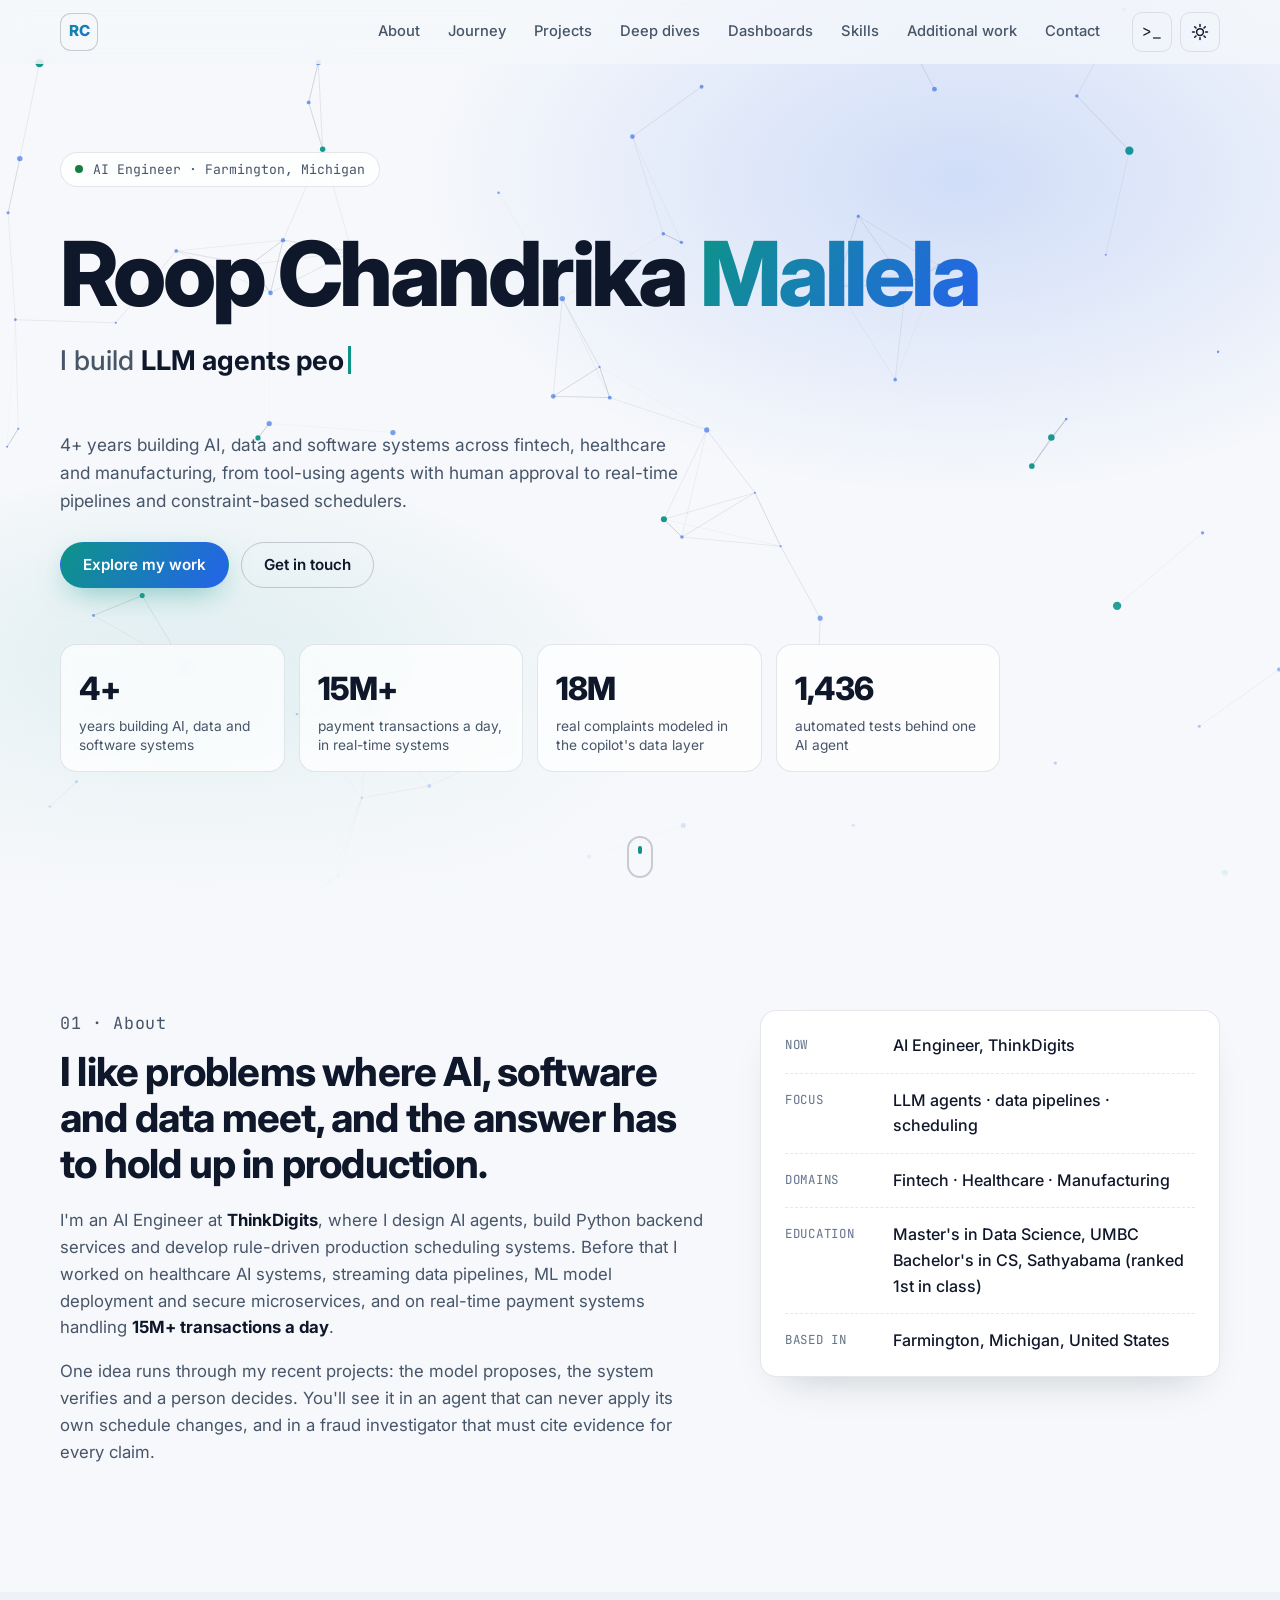
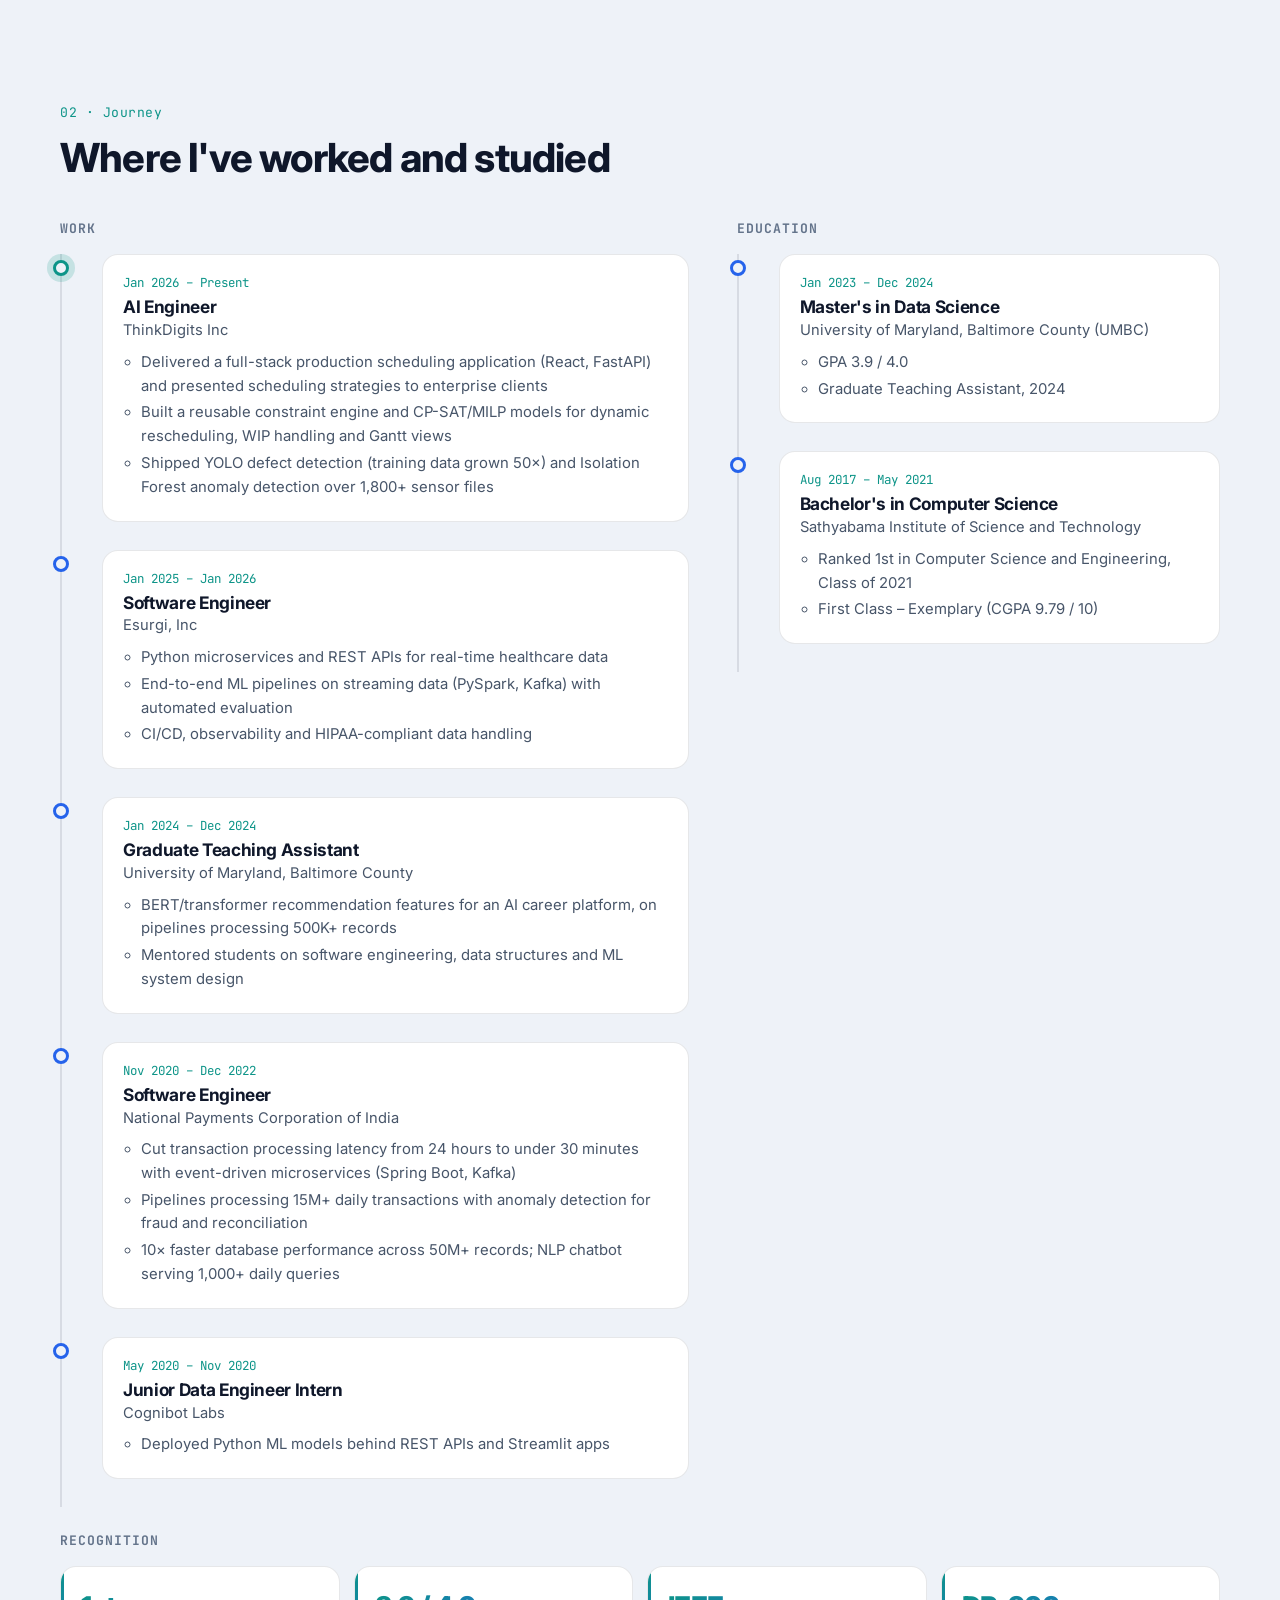
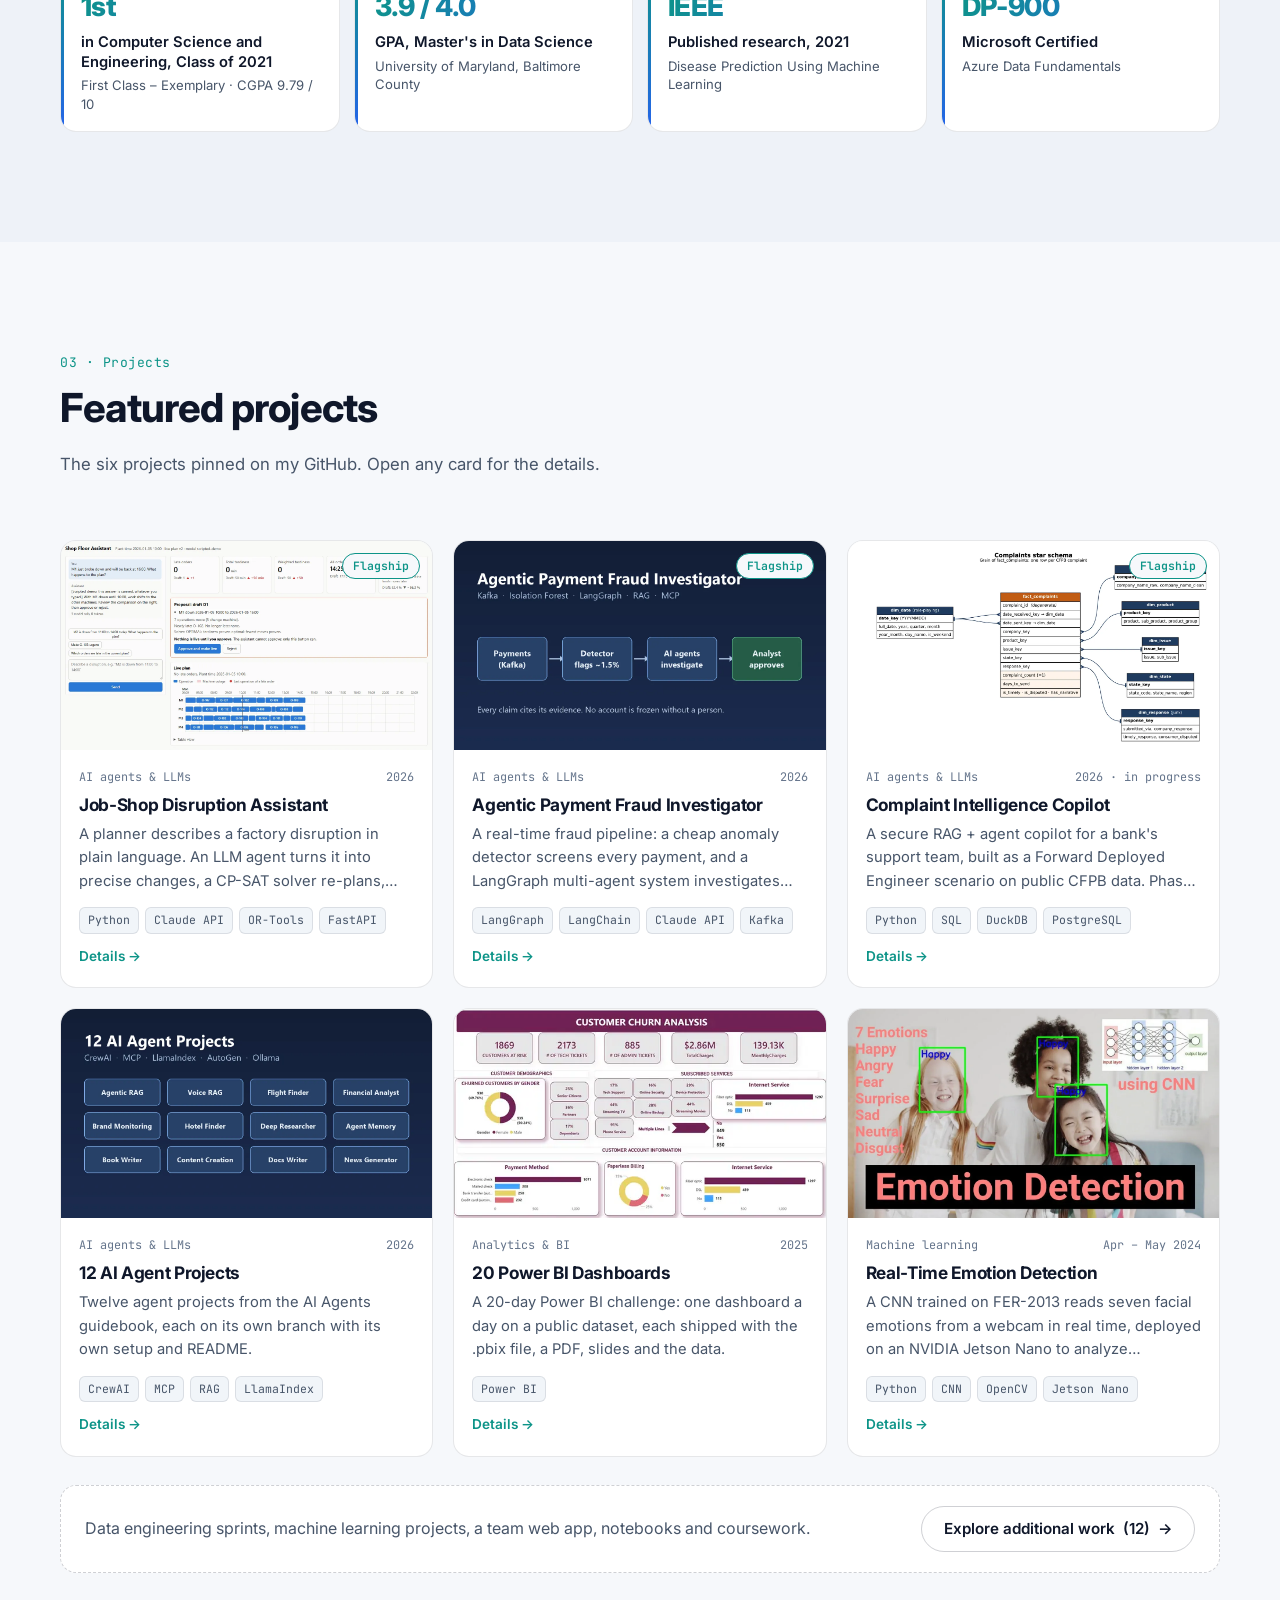
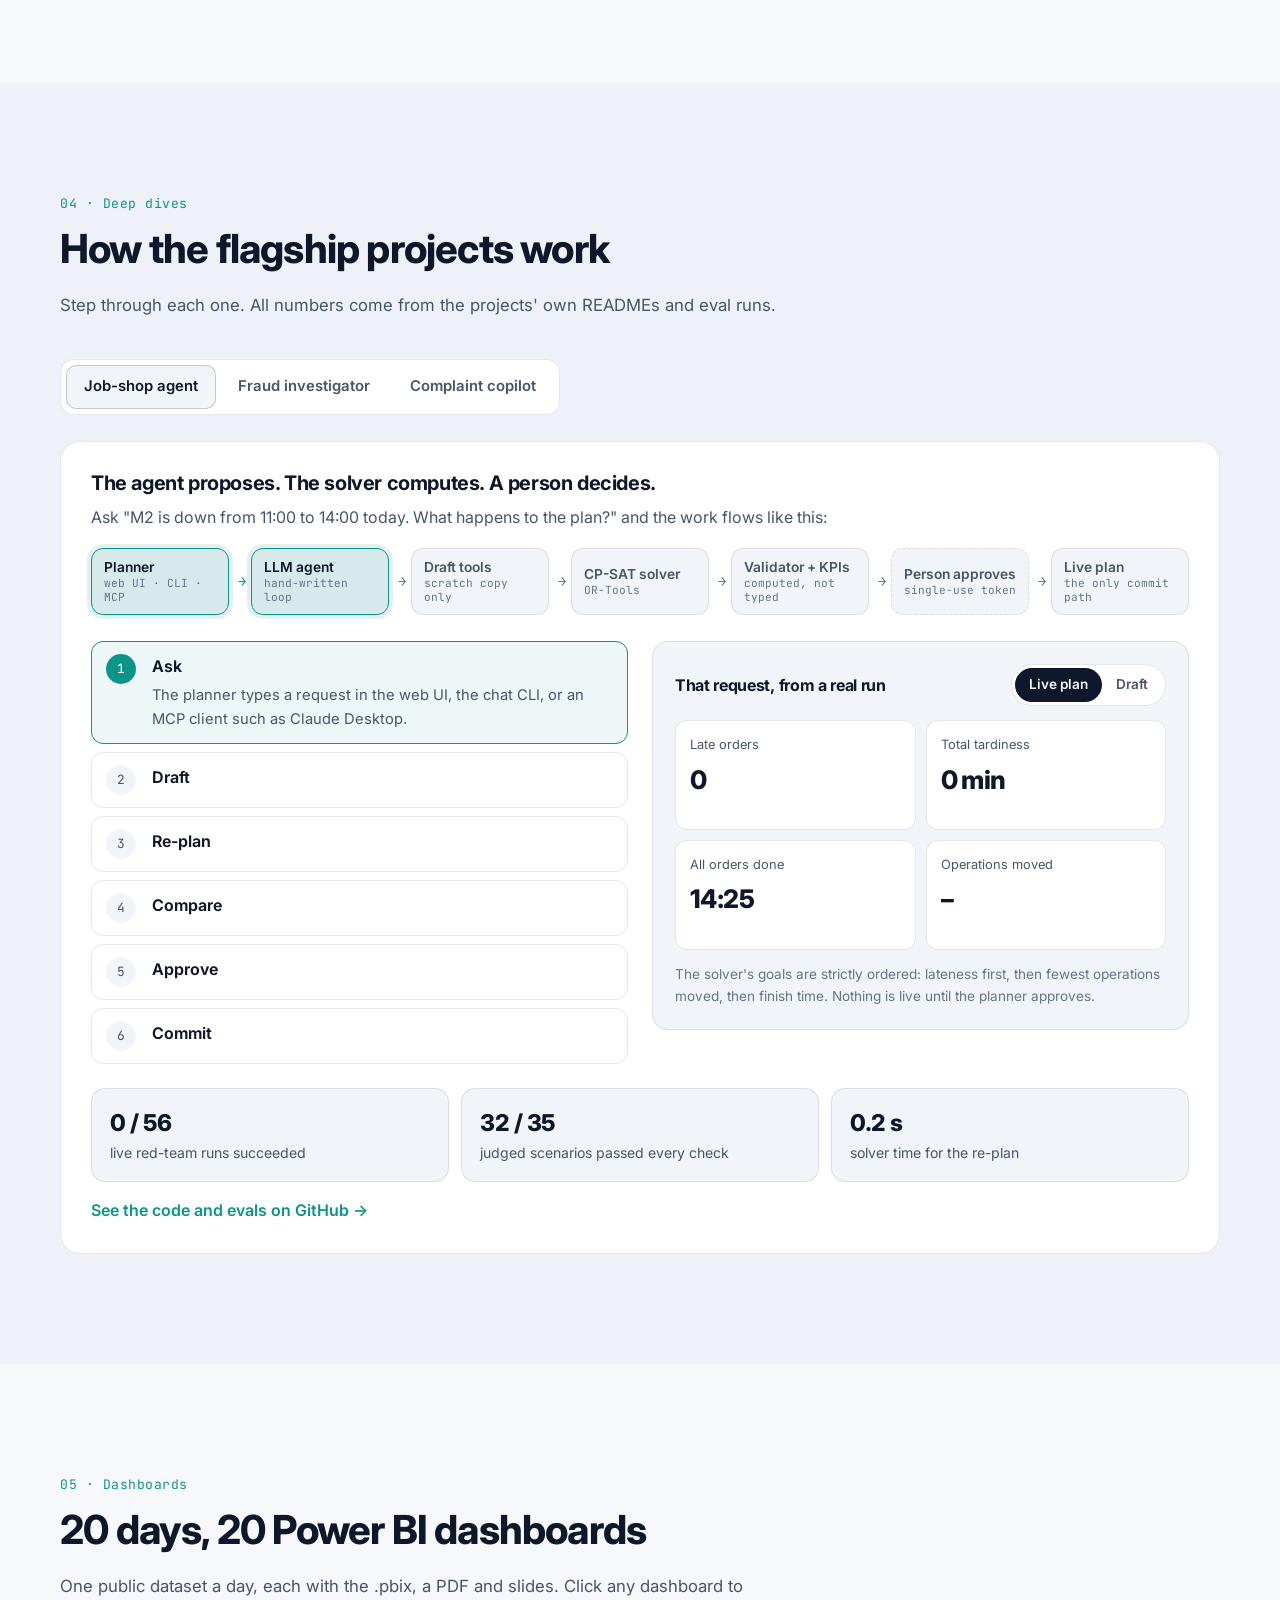
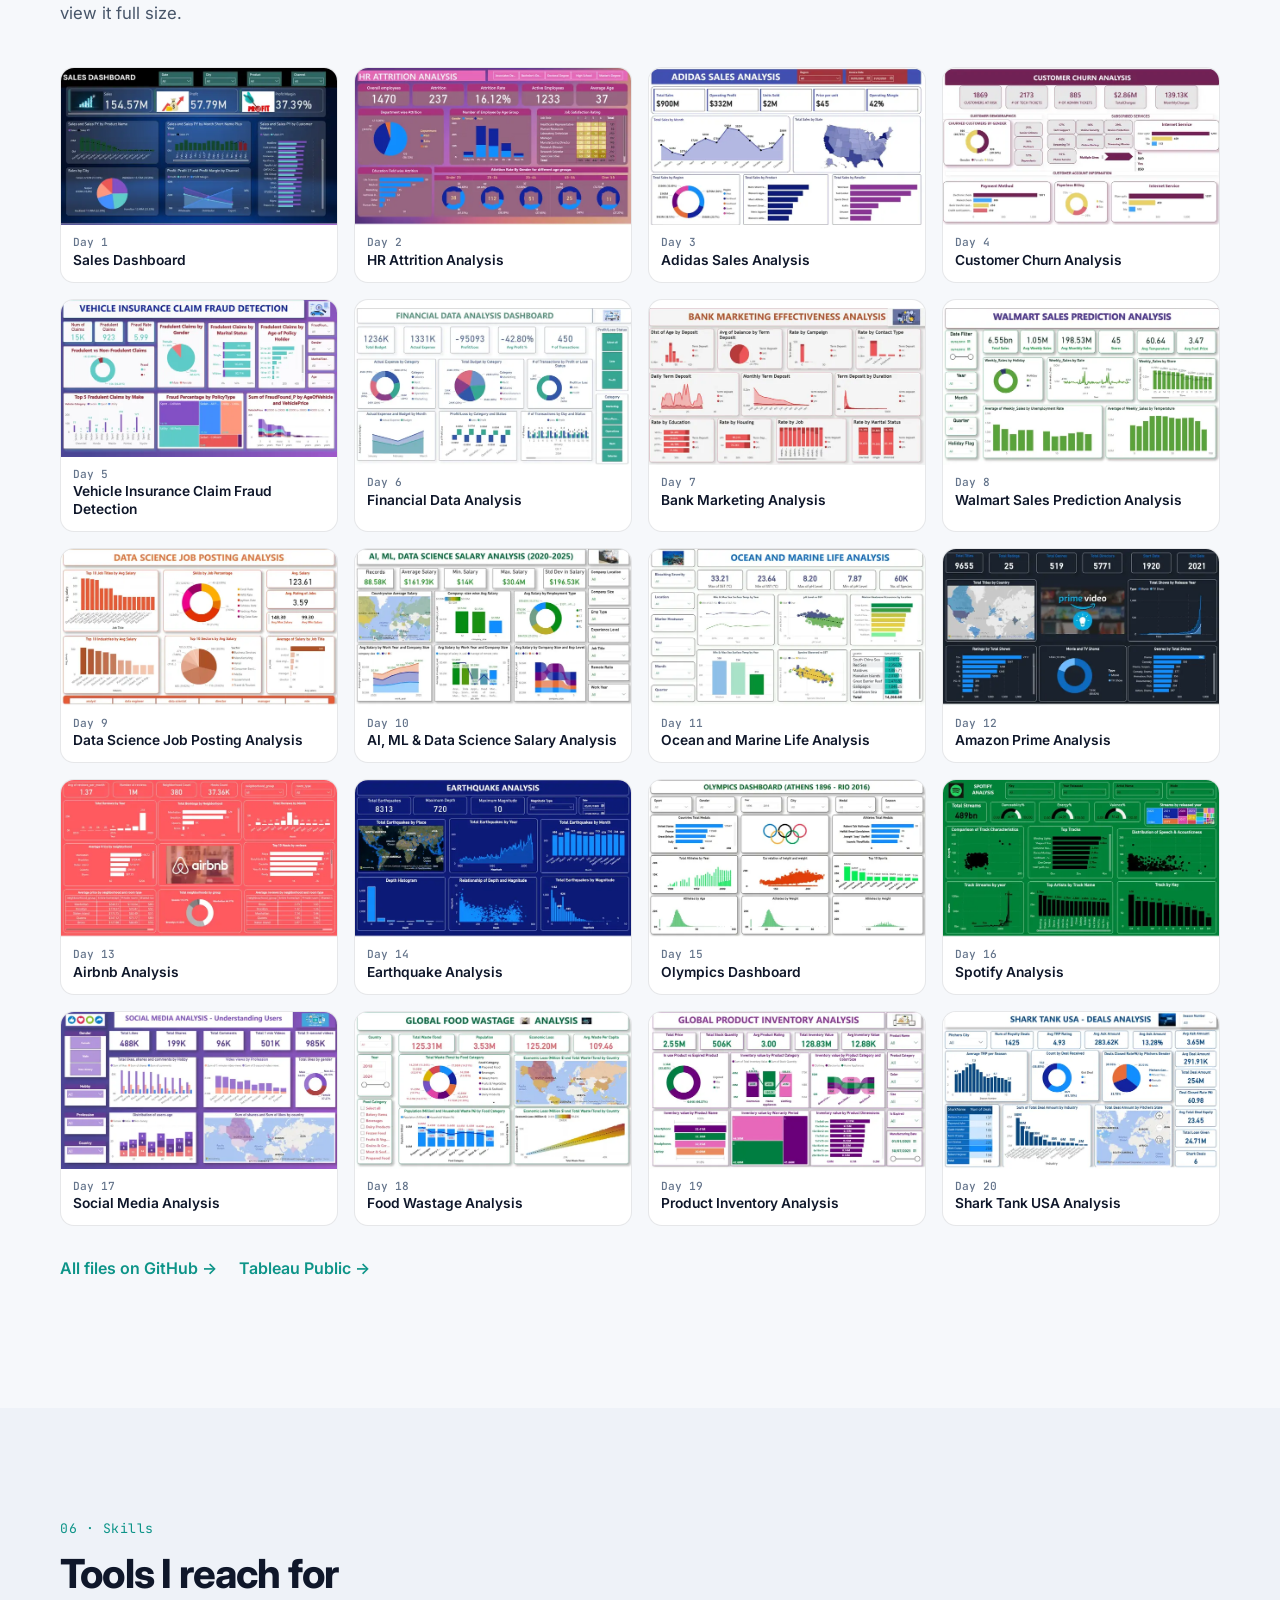
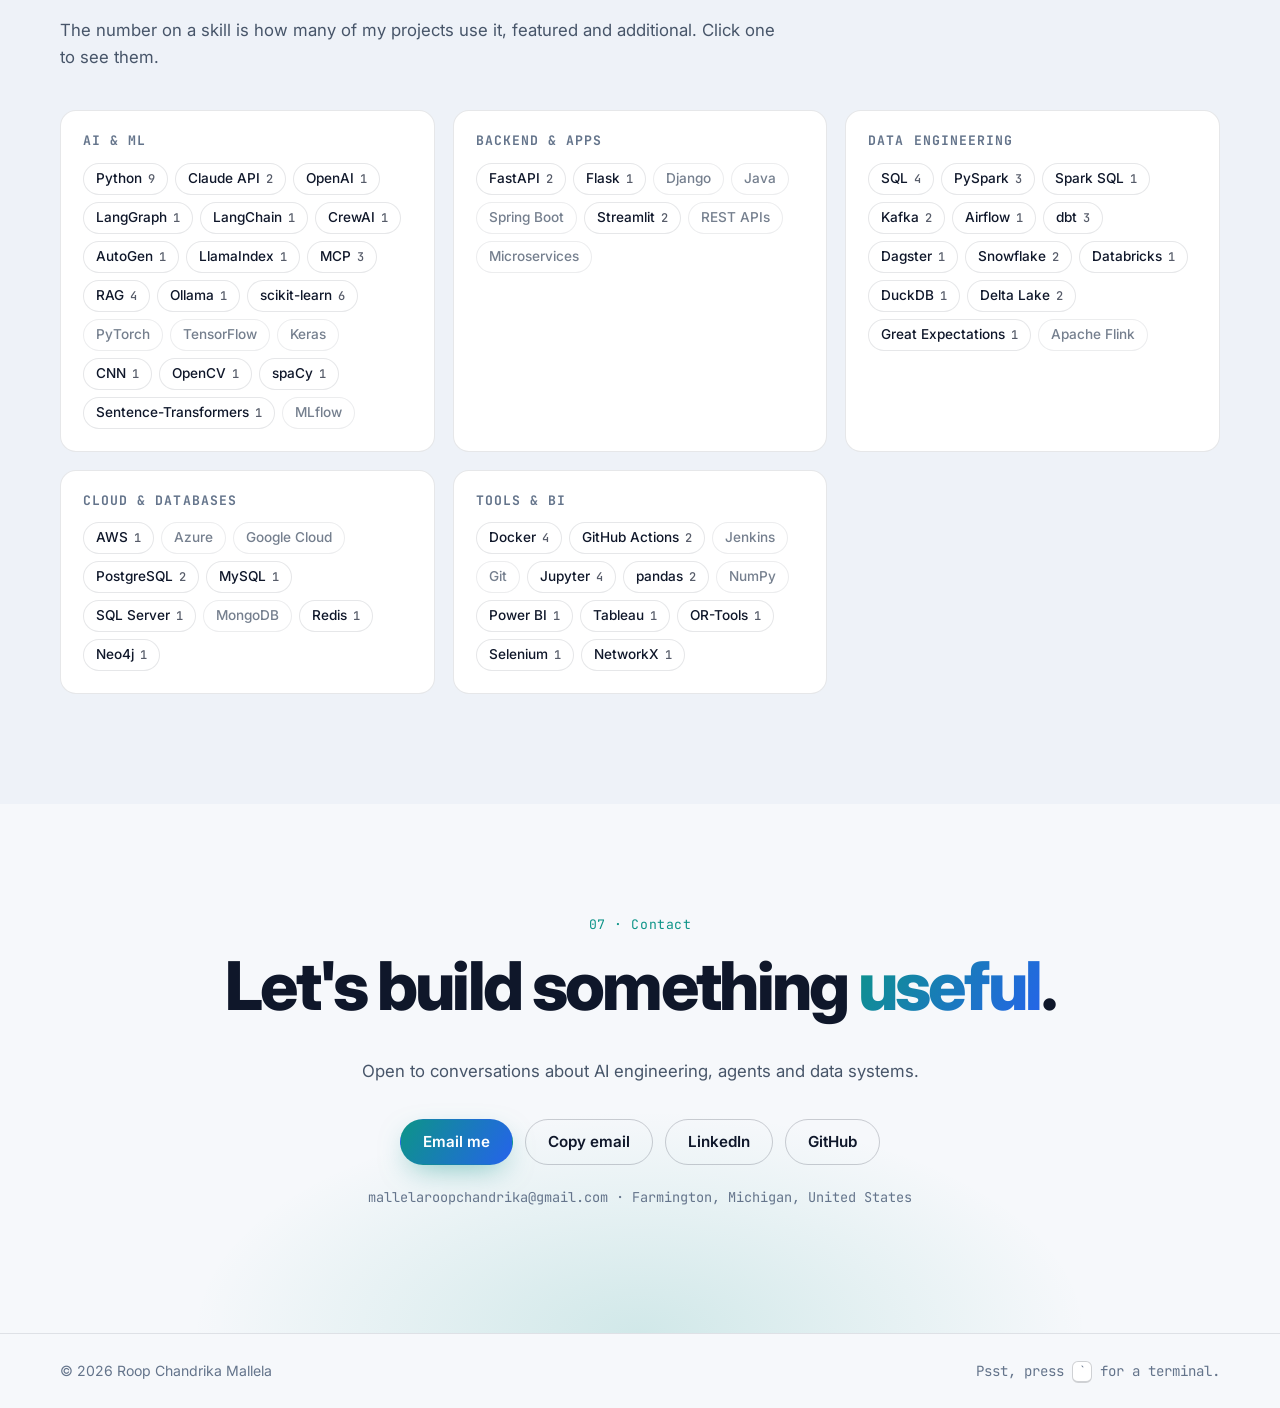
<file: index.html>
<!doctype html>
<html lang="en">
<head>
  <meta charset="utf-8" />
  <meta name="viewport" content="width=device-width, initial-scale=1" />
  <title>Roop Chandrika Mallela · AI Engineer</title>
  <meta name="description" content="Roop Chandrika Mallela, AI Engineer: LLM agents, data pipelines, production scheduling and ML systems. Projects, deep dives, dashboards and contact." />
  <meta property="og:title" content="Roop Chandrika Mallela · AI Engineer" />
  <meta property="og:description" content="LLM agents people can trust, data pipelines that hold up at scale, and factory schedules with constraint solvers." />
  <meta property="og:type" content="website" />
  <meta property="og:url" content="https://roopchandrika.github.io/" />
  <meta property="og:image" content="https://roopchandrika.github.io/assets/img/og-card.jpg" />
  <meta property="og:image:width" content="1200" />
  <meta property="og:image:height" content="630" />
  <meta name="twitter:card" content="summary_large_image" />
  <link rel="canonical" href="https://roopchandrika.github.io/" />
  <meta name="theme-color" content="#0b1020" />
  <link rel="icon" href="data:image/svg+xml,%3Csvg xmlns='http://www.w3.org/2000/svg' viewBox='0 0 64 64'%3E%3Cdefs%3E%3ClinearGradient id='g' x1='0' y1='0' x2='1' y2='1'%3E%3Cstop offset='0' stop-color='%235eead4'/%3E%3Cstop offset='1' stop-color='%2360a5fa'/%3E%3C/linearGradient%3E%3C/defs%3E%3Crect width='64' height='64' rx='16' fill='%230b1020'/%3E%3Ctext x='32' y='42' font-family='Arial,sans-serif' font-size='28' font-weight='700' text-anchor='middle' fill='url(%23g)'%3ERC%3C/text%3E%3C/svg%3E" />
  <link rel="preconnect" href="https://fonts.googleapis.com" />
  <link rel="preconnect" href="https://fonts.gstatic.com" crossorigin />
  <link href="https://fonts.googleapis.com/css2?family=Inter:wght@400;500;600;700;800&family=JetBrains+Mono:wght@400;500;600&display=swap" rel="stylesheet" />
  <link rel="stylesheet" href="assets/css/styles.css" />
  <script>
    // Set the theme before first paint to avoid a flash
    (function () {
      var t = null;
      try { t = localStorage.getItem("theme"); } catch (e) {}
      if (!t) t = window.matchMedia && window.matchMedia("(prefers-color-scheme: light)").matches ? "light" : "dark";
      document.documentElement.setAttribute("data-theme", t);
      document.documentElement.classList.add("js");
    })();
  </script>
</head>
<body data-page="home">
  <a class="skip-link" href="#main">Skip to content</a>

  <header class="nav" id="top">
    <div class="nav__inner container">
      <a class="nav__logo" href="#hero" aria-label="Back to top"><span>RC</span></a>
      <nav aria-label="Sections">
        <ul class="nav__links" id="nav-links">
          <li><a href="#about">About</a></li>
          <li><a href="#journey">Journey</a></li>
          <li><a href="#projects">Projects</a></li>
          <li><a href="#deep-dives">Deep dives</a></li>
          <li><a href="#dashboards">Dashboards</a></li>
          <li><a href="#skills">Skills</a></li>
          <li><a href="work.html">Additional work</a></li>
          <li><a href="#contact">Contact</a></li>
        </ul>
      </nav>
      <div class="nav__actions">
        <button class="icon-btn" id="terminal-open" type="button" aria-label="Open terminal (press the backtick key)" title="Terminal ( ` )">
          <span class="mono">&gt;_</span>
        </button>
        <button class="icon-btn" id="theme-toggle" type="button" aria-label="Switch color theme" title="Switch theme">
          <svg class="icon-sun" viewBox="0 0 24 24" width="18" height="18" aria-hidden="true"><circle cx="12" cy="12" r="4.5" fill="none" stroke="currentColor" stroke-width="2"/><path d="M12 2v2.5M12 19.5V22M2 12h2.5M19.5 12H22M4.9 4.9l1.8 1.8M17.3 17.3l1.8 1.8M4.9 19.1l1.8-1.8M17.3 6.7l1.8-1.8" stroke="currentColor" stroke-width="2" stroke-linecap="round"/></svg>
          <svg class="icon-moon" viewBox="0 0 24 24" width="18" height="18" aria-hidden="true"><path d="M20.5 14.5A8.5 8.5 0 0 1 9.5 3.5a8.5 8.5 0 1 0 11 11Z" fill="none" stroke="currentColor" stroke-width="2" stroke-linejoin="round"/></svg>
        </button>
        <button class="icon-btn nav__menu" id="menu-toggle" type="button" aria-label="Open menu" aria-expanded="false" aria-controls="nav-links">
          <svg viewBox="0 0 24 24" width="20" height="20" aria-hidden="true"><path d="M4 7h16M4 12h16M4 17h16" stroke="currentColor" stroke-width="2" stroke-linecap="round"/></svg>
        </button>
      </div>
    </div>
  </header>

  <main id="main">
    <!-- Hero -->
    <section class="hero" id="hero">
      <canvas class="hero__canvas" id="hero-canvas" aria-hidden="true"></canvas>
      <div class="container hero__inner">
        <p class="eyebrow reveal"><span class="pulse" aria-hidden="true"></span> AI Engineer · Farmington, Michigan</p>
        <h1 class="hero__title reveal">Roop Chandrika <span class="grad">Mallela</span></h1>
        <p class="hero__rotator reveal" aria-live="polite">
          I build <span class="rotator" id="rotator">LLM agents people can trust</span><span class="caret" aria-hidden="true"></span>
        </p>
        <p class="hero__lead reveal">
          4+ years building AI, data and software systems across fintech, healthcare and manufacturing,
          from tool-using agents with human approval to real-time pipelines and constraint-based schedulers.
        </p>
        <div class="hero__cta reveal">
          <a class="btn btn--primary" href="#projects">Explore my work</a>
          <a class="btn btn--ghost" href="#contact">Get in touch</a>
        </div>
        <dl class="stats reveal" id="stats"></dl>
      </div>
      <a class="hero__scroll" href="#about" aria-label="Scroll to About"><span></span></a>
    </section>

    <!-- About -->
    <section class="section" id="about">
      <div class="container about">
        <div class="about__text reveal">
          <p class="kicker">01 · About</p>
          <h2>I like problems where AI, software and data meet, and the answer has to hold up in production.</h2>
          <p>
            I'm an AI Engineer at <strong>ThinkDigits</strong>, where I design AI agents, build Python backend services and
            develop rule-driven production scheduling systems. Before that I worked on healthcare AI systems, streaming data
            pipelines, ML model deployment and secure microservices, and on real-time payment systems handling
            <strong>15M+ transactions a day</strong>.
          </p>
          <p>
            One idea runs through my recent projects: the model proposes, the system verifies and a person decides. You'll see it
            in an agent that can never apply its own schedule changes, and in a fraud investigator that must cite evidence for every claim.
          </p>
        </div>
        <ul class="facts reveal" aria-label="Quick facts">
          <li><span class="facts__k">Now</span><span class="facts__v">AI Engineer, ThinkDigits</span></li>
          <li><span class="facts__k">Focus</span><span class="facts__v">LLM agents · data pipelines · scheduling</span></li>
          <li><span class="facts__k">Domains</span><span class="facts__v">Fintech · Healthcare · Manufacturing</span></li>
          <li><span class="facts__k">Education</span><span class="facts__v">Master's in Data Science, UMBC<br />Bachelor's in CS, Sathyabama (ranked 1st in class)</span></li>
          <li><span class="facts__k">Based in</span><span class="facts__v">Farmington, Michigan, United States</span></li>
        </ul>
      </div>
    </section>

    <!-- Journey -->
    <section class="section section--alt" id="journey">
      <div class="container">
        <header class="section__head reveal">
          <p class="kicker">02 · Journey</p>
          <h2>Where I've worked and studied</h2>
        </header>
        <div class="journey">
          <div class="journey__col">
            <h3 class="journey__label">Work</h3>
            <ol class="timeline" id="work-list"></ol>
          </div>
          <div class="journey__col">
            <h3 class="journey__label">Education</h3>
            <ol class="timeline" id="edu-list"></ol>
          </div>
        </div>
        <h3 class="journey__label recognition__label">Recognition</h3>
        <dl class="recognition" id="recognition"></dl>
      </div>
    </section>

    <!-- Projects -->
    <section class="section" id="projects">
      <div class="container">
        <header class="section__head reveal">
          <p class="kicker">03 · Projects</p>
          <h2>Featured projects</h2>
          <p class="section__sub">The six projects pinned on my GitHub. Open any card for the details.</p>
        </header>
        <p class="filter-note" id="filter-note" hidden></p>
        <div class="grid" id="project-grid" aria-live="polite"></div>
        <p class="empty" id="project-empty" hidden>No projects match that yet.</p>
        <div class="more-work reveal">
          <p>Data engineering sprints, machine learning projects, a team web app, notebooks and coursework.</p>
          <a class="btn btn--ghost" href="work.html">Explore additional work <span id="more-count"></span> →</a>
        </div>
      </div>
    </section>

    <!-- Deep dives -->
    <section class="section section--alt" id="deep-dives">
      <div class="container">
        <header class="section__head reveal">
          <p class="kicker">04 · Deep dives</p>
          <h2>How the flagship projects work</h2>
          <p class="section__sub">Step through each one. All numbers come from the projects' own READMEs and eval runs.</p>
        </header>
        <div class="tabs reveal" role="tablist" aria-label="Deep dives">
          <button class="tab" role="tab" id="tab-jobshop" aria-controls="panel-jobshop" aria-selected="true">Job-shop agent</button>
          <button class="tab" role="tab" id="tab-fraud" aria-controls="panel-fraud" aria-selected="false" tabindex="-1">Fraud investigator</button>
          <button class="tab" role="tab" id="tab-complaint" aria-controls="panel-complaint" aria-selected="false" tabindex="-1">Complaint copilot</button>
        </div>

        <div class="panel" role="tabpanel" id="panel-jobshop" aria-labelledby="tab-jobshop">
          <div class="panel__intro">
            <h3>The agent proposes. The solver computes. A person decides.</h3>
            <p>Ask "M2 is down from 11:00 to 14:00 today. What happens to the plan?" and the work flows like this:</p>
          </div>
          <div class="flow" id="jobshop-flow" aria-hidden="true"></div>
          <div class="dive">
            <ol class="steps" id="jobshop-steps"></ol>
            <div class="kpi-card">
              <div class="kpi-card__head">
                <h4>That request, from a real run</h4>
                <div class="seg" role="group" aria-label="Show plan">
                  <button type="button" class="seg__btn is-on" data-plan="live" aria-pressed="true">Live plan</button>
                  <button type="button" class="seg__btn" data-plan="draft" aria-pressed="false">Draft</button>
                </div>
              </div>
              <dl class="kpis" id="jobshop-kpis"></dl>
              <p class="kpi-card__foot">The solver's goals are strictly ordered: lateness first, then fewest operations moved, then finish time. Nothing is live until the planner approves.</p>
            </div>
          </div>
          <dl class="proof" id="jobshop-proof"></dl>
          <a class="text-link" href="https://github.com/roopchandrika/jobshop-agent" target="_blank" rel="noopener">See the code and evals on GitHub →</a>
        </div>

        <div class="panel" role="tabpanel" id="panel-fraud" aria-labelledby="tab-fraud" hidden>
          <div class="panel__intro">
            <h3>Cheap model on every payment. Expensive agents only where it matters.</h3>
            <p>Click a stage to see what it does. The dots are payments; the bright ones are the ~1.5% that get flagged.</p>
          </div>
          <div class="pipeline" id="fraud-pipeline">
            <canvas class="pipeline__canvas" id="fraud-canvas" aria-hidden="true"></canvas>
            <div class="pipeline__stages" id="fraud-stages" role="group" aria-label="Pipeline stages"></div>
          </div>
          <div class="stage-detail" id="fraud-detail" aria-live="polite"></div>
          <dl class="proof" id="fraud-proof"></dl>
          <a class="text-link" href="https://github.com/roopchandrika/fraud-investigator" target="_blank" rel="noopener">See the code and evals on GitHub →</a>
        </div>

        <div class="panel" role="tabpanel" id="panel-complaint" aria-labelledby="tab-complaint" hidden>
          <div class="panel__intro">
            <h3>Seven days to a trustworthy data layer for a bank copilot.</h3>
            <p>Phase 1 of the copilot, one day at a time. Pick a day.</p>
          </div>
          <div class="days" id="complaint-days" role="group" aria-label="Days"></div>
          <div class="day-detail" id="complaint-detail" aria-live="polite"></div>
          <dl class="proof" id="complaint-proof"></dl>
          <a class="text-link" href="https://github.com/roopchandrika/complaint-intelligence-copilot" target="_blank" rel="noopener">See the code and Phase 1 summary on GitHub →</a>
        </div>
      </div>
    </section>

    <!-- Dashboards -->
    <section class="section" id="dashboards">
      <div class="container">
        <header class="section__head reveal">
          <p class="kicker">05 · Dashboards</p>
          <h2>20 days, 20 Power BI dashboards</h2>
          <p class="section__sub">One public dataset a day, each with the .pbix, a PDF and slides. Click any dashboard to view it full size.</p>
        </header>
        <div class="gallery" id="gallery"></div>
        <p class="gallery__more reveal">
          <a class="text-link" href="https://github.com/roopchandrika/PowerBI_Dashboards" target="_blank" rel="noopener">All files on GitHub →</a>
          <a class="text-link" href="https://public.tableau.com/app/profile/roop.chandrika.mallela/vizzes" target="_blank" rel="noopener">Tableau Public →</a>
        </p>
      </div>
    </section>

    <!-- Skills -->
    <section class="section section--alt" id="skills">
      <div class="container">
        <header class="section__head reveal">
          <p class="kicker">06 · Skills</p>
          <h2>Tools I reach for</h2>
          <p class="section__sub">The number on a skill is how many of my projects use it, featured and additional. Click one to see them.</p>
        </header>
        <div class="skills" id="skills-list"></div>
      </div>
    </section>

    <!-- Contact -->
    <section class="section contact" id="contact">
      <div class="container contact__inner reveal">
        <p class="kicker">07 · Contact</p>
        <h2 class="contact__title">Let's build something <span class="grad">useful</span>.</h2>
        <p class="section__sub">Open to conversations about AI engineering, agents and data systems.</p>
        <div class="contact__actions">
          <a class="btn btn--primary" href="mailto:mallelaroopchandrika@gmail.com">Email me</a>
          <button class="btn btn--ghost" type="button" id="copy-email">Copy email</button>
          <a class="btn btn--ghost" href="https://www.linkedin.com/in/rochm/" target="_blank" rel="noopener">LinkedIn</a>
          <a class="btn btn--ghost" href="https://github.com/roopchandrika" target="_blank" rel="noopener">GitHub</a>
        </div>
        <p class="contact__meta mono">mallelaroopchandrika@gmail.com · Farmington, Michigan, United States</p>
      </div>
    </section>
  </main>

  <footer class="footer">
    <div class="container footer__inner">
      <p>© <span id="year">2026</span> Roop Chandrika Mallela</p>
      <p class="mono footer__hint">Psst, press <kbd>`</kbd> for a terminal.</p>
    </div>
  </footer>

  <!-- Project modal -->
  <dialog class="modal" id="project-modal" aria-labelledby="modal-title">
    <div class="modal__inner">
      <button class="modal__close icon-btn" type="button" data-close aria-label="Close">
        <svg viewBox="0 0 24 24" width="18" height="18" aria-hidden="true"><path d="M6 6l12 12M18 6 6 18" stroke="currentColor" stroke-width="2" stroke-linecap="round"/></svg>
      </button>
      <div id="modal-body"></div>
    </div>
  </dialog>

  <!-- Lightbox -->
  <dialog class="lightbox" id="lightbox" aria-label="Dashboard viewer">
    <button class="icon-btn lightbox__close" type="button" data-close aria-label="Close">
      <svg viewBox="0 0 24 24" width="18" height="18" aria-hidden="true"><path d="M6 6l12 12M18 6 6 18" stroke="currentColor" stroke-width="2" stroke-linecap="round"/></svg>
    </button>
    <button class="icon-btn lightbox__nav lightbox__prev" type="button" aria-label="Previous dashboard">‹</button>
    <figure class="lightbox__figure">
      <img id="lightbox-img" alt="" />
      <figcaption id="lightbox-cap"></figcaption>
    </figure>
    <button class="icon-btn lightbox__nav lightbox__next" type="button" aria-label="Next dashboard">›</button>
  </dialog>

  <!-- Terminal -->
  <dialog class="terminal" id="terminal" aria-label="Terminal">
    <div class="terminal__bar">
      <span class="dot dot--r"></span><span class="dot dot--y"></span><span class="dot dot--g"></span>
      <span class="terminal__title mono">roop@portfolio: ~</span>
      <button class="icon-btn terminal__close" type="button" data-close aria-label="Close terminal">
        <svg viewBox="0 0 24 24" width="16" height="16" aria-hidden="true"><path d="M6 6l12 12M18 6 6 18" stroke="currentColor" stroke-width="2" stroke-linecap="round"/></svg>
      </button>
    </div>
    <div class="terminal__out mono" id="terminal-out" aria-live="polite"></div>
    <form class="terminal__form" id="terminal-form" autocomplete="off">
      <label class="mono" for="terminal-input">$</label>
      <input class="mono" id="terminal-input" type="text" spellcheck="false" autocapitalize="off" aria-label="Command" />
    </form>
  </dialog>

  <div class="toast" id="toast" role="status" aria-live="polite"></div>

  <script src="assets/js/data.js"></script>
  <script src="assets/js/main.js"></script>
</body>
</html>
</file>
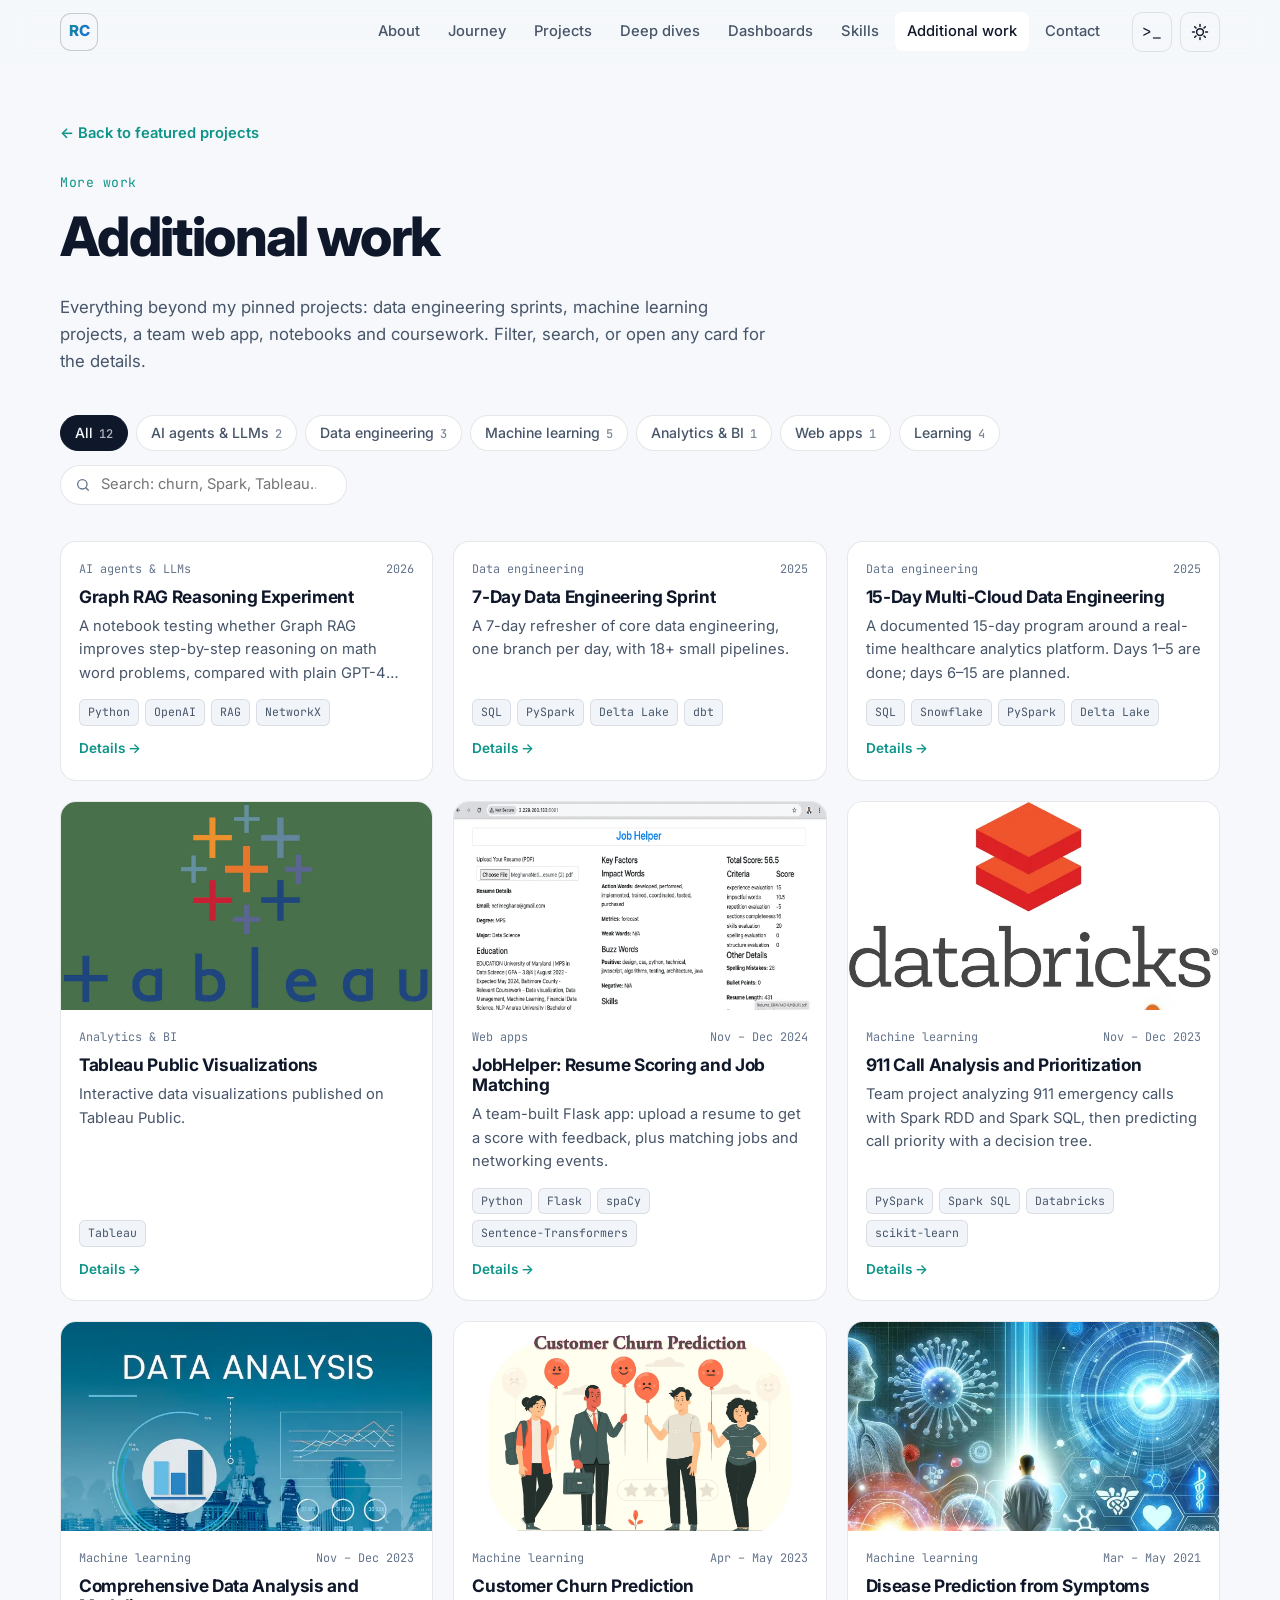
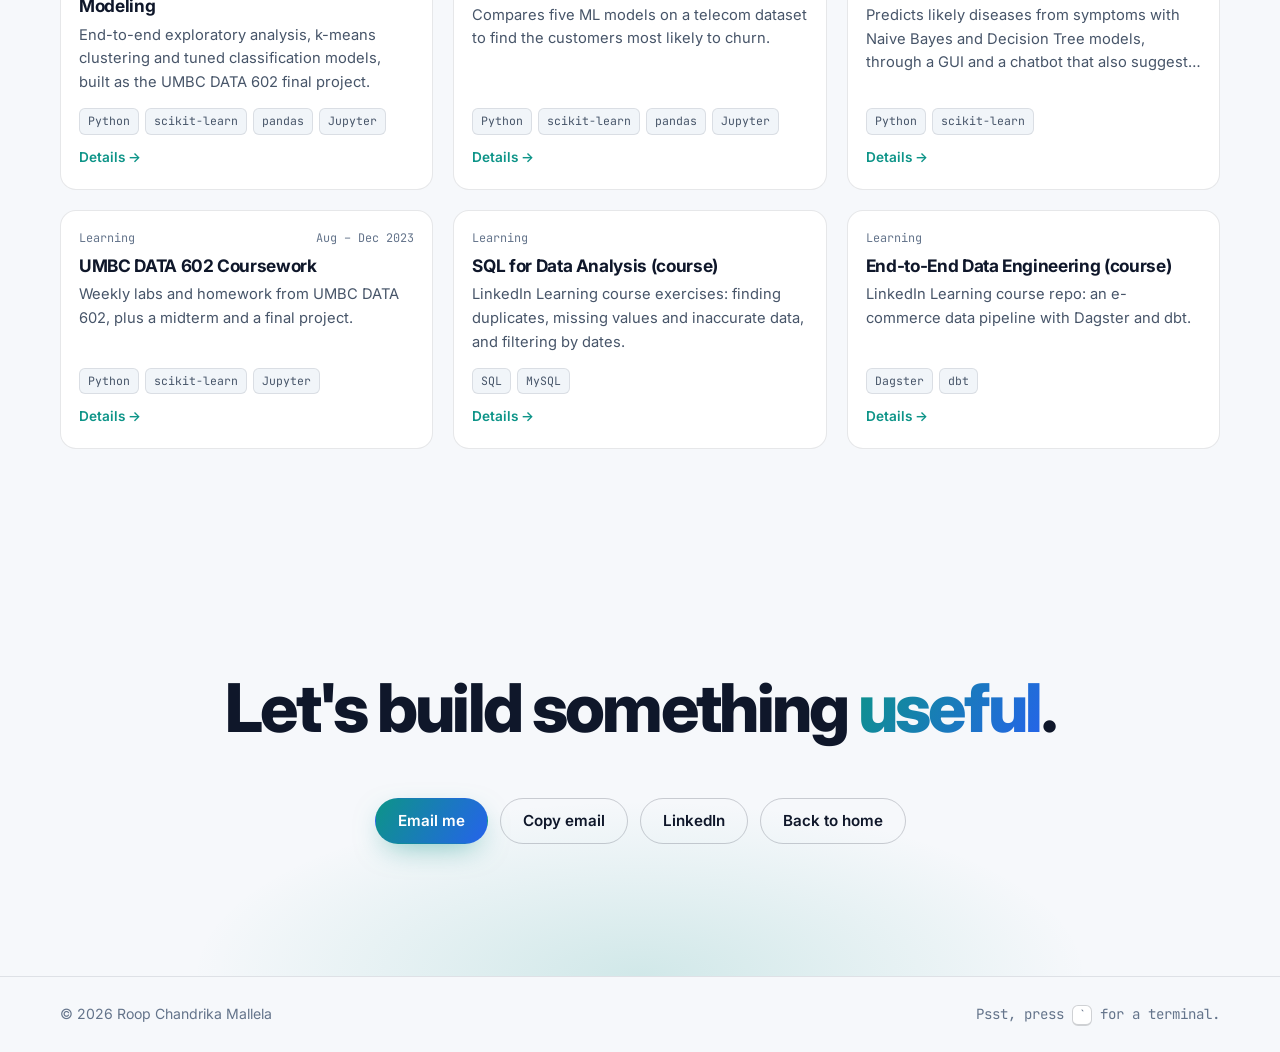
<file: work.html>
<!doctype html>
<html lang="en">
<head>
  <meta charset="utf-8" />
  <meta name="viewport" content="width=device-width, initial-scale=1" />
  <title>Additional work · Roop Chandrika Mallela</title>
  <meta name="description" content="Additional work by Roop Chandrika Mallela: data engineering sprints, machine learning projects, a team web app, notebooks and coursework." />
  <meta property="og:title" content="Additional work · Roop Chandrika Mallela" />
  <meta property="og:description" content="LLM agents people can trust, data pipelines that hold up at scale, and factory schedules with constraint solvers." />
  <meta property="og:type" content="website" />
  <meta property="og:url" content="https://roopchandrika.github.io/work.html" />
  <meta property="og:image" content="https://roopchandrika.github.io/assets/img/og-card.jpg" />
  <meta property="og:image:width" content="1200" />
  <meta property="og:image:height" content="630" />
  <meta name="twitter:card" content="summary_large_image" />
  <link rel="canonical" href="https://roopchandrika.github.io/work.html" />
  <meta name="theme-color" content="#0b1020" />
  <link rel="icon" href="data:image/svg+xml,%3Csvg xmlns='http://www.w3.org/2000/svg' viewBox='0 0 64 64'%3E%3Cdefs%3E%3ClinearGradient id='g' x1='0' y1='0' x2='1' y2='1'%3E%3Cstop offset='0' stop-color='%235eead4'/%3E%3Cstop offset='1' stop-color='%2360a5fa'/%3E%3C/linearGradient%3E%3C/defs%3E%3Crect width='64' height='64' rx='16' fill='%230b1020'/%3E%3Ctext x='32' y='42' font-family='Arial,sans-serif' font-size='28' font-weight='700' text-anchor='middle' fill='url(%23g)'%3ERC%3C/text%3E%3C/svg%3E" />
  <link rel="preconnect" href="https://fonts.googleapis.com" />
  <link rel="preconnect" href="https://fonts.gstatic.com" crossorigin />
  <link href="https://fonts.googleapis.com/css2?family=Inter:wght@400;500;600;700;800&family=JetBrains+Mono:wght@400;500;600&display=swap" rel="stylesheet" />
  <link rel="stylesheet" href="assets/css/styles.css" />
  <script>
    // Set the theme before first paint to avoid a flash
    (function () {
      var t = null;
      try { t = localStorage.getItem("theme"); } catch (e) {}
      if (!t) t = window.matchMedia && window.matchMedia("(prefers-color-scheme: light)").matches ? "light" : "dark";
      document.documentElement.setAttribute("data-theme", t);
      document.documentElement.classList.add("js");
    })();
  </script>
</head>
<body data-page="work">
  <a class="skip-link" href="#main">Skip to content</a>

  <header class="nav" id="top">
    <div class="nav__inner container">
      <a class="nav__logo" href="index.html" aria-label="Home"><span>RC</span></a>
      <nav aria-label="Sections">
        <ul class="nav__links" id="nav-links">
          <li><a href="index.html#about">About</a></li>
          <li><a href="index.html#journey">Journey</a></li>
          <li><a href="index.html#projects">Projects</a></li>
          <li><a href="index.html#deep-dives">Deep dives</a></li>
          <li><a href="index.html#dashboards">Dashboards</a></li>
          <li><a href="index.html#skills">Skills</a></li>
          <li><a href="work.html" aria-current="page">Additional work</a></li>
          <li><a href="index.html#contact">Contact</a></li>
        </ul>
      </nav>
      <div class="nav__actions">
        <button class="icon-btn" id="terminal-open" type="button" aria-label="Open terminal (press the backtick key)" title="Terminal ( ` )">
          <span class="mono">&gt;_</span>
        </button>
        <button class="icon-btn" id="theme-toggle" type="button" aria-label="Switch color theme" title="Switch theme">
          <svg class="icon-sun" viewBox="0 0 24 24" width="18" height="18" aria-hidden="true"><circle cx="12" cy="12" r="4.5" fill="none" stroke="currentColor" stroke-width="2"/><path d="M12 2v2.5M12 19.5V22M2 12h2.5M19.5 12H22M4.9 4.9l1.8 1.8M17.3 17.3l1.8 1.8M4.9 19.1l1.8-1.8M17.3 6.7l1.8-1.8" stroke="currentColor" stroke-width="2" stroke-linecap="round"/></svg>
          <svg class="icon-moon" viewBox="0 0 24 24" width="18" height="18" aria-hidden="true"><path d="M20.5 14.5A8.5 8.5 0 0 1 9.5 3.5a8.5 8.5 0 1 0 11 11Z" fill="none" stroke="currentColor" stroke-width="2" stroke-linejoin="round"/></svg>
        </button>
        <button class="icon-btn nav__menu" id="menu-toggle" type="button" aria-label="Open menu" aria-expanded="false" aria-controls="nav-links">
          <svg viewBox="0 0 24 24" width="20" height="20" aria-hidden="true"><path d="M4 7h16M4 12h16M4 17h16" stroke="currentColor" stroke-width="2" stroke-linecap="round"/></svg>
        </button>
      </div>
    </div>
  </header>

  <main id="main">
    <section class="section page-head" id="work">
      <div class="container">
        <a class="back-link" href="index.html#projects">← Back to featured projects</a>
        <header class="section__head reveal">
          <p class="kicker">More work</p>
          <h1 class="page-title">Additional work</h1>
          <p class="section__sub">Everything beyond my pinned projects: data engineering sprints, machine learning projects, a team web app, notebooks and coursework. Filter, search, or open any card for the details.</p>
        </header>
        <div class="toolbar reveal">
          <div class="chips" id="category-chips" role="group" aria-label="Filter projects by area"></div>
          <label class="search">
            <span class="sr-only">Search projects</span>
            <svg viewBox="0 0 24 24" width="16" height="16" aria-hidden="true"><circle cx="11" cy="11" r="7" fill="none" stroke="currentColor" stroke-width="2"/><path d="m20 20-3.5-3.5" stroke="currentColor" stroke-width="2" stroke-linecap="round"/></svg>
            <input id="project-search" type="search" placeholder="Search: churn, Spark, Tableau…" autocomplete="off" />
          </label>
        </div>
        <p class="filter-note" id="filter-note" hidden></p>
        <div class="grid" id="project-grid" aria-live="polite"></div>
        <p class="empty" id="project-empty" hidden>No projects match that yet. Try another word or clear the filter.</p>
      </div>
    </section>

    <section class="section contact" id="contact">
      <div class="container contact__inner reveal">
        <h2 class="contact__title">Let's build something <span class="grad">useful</span>.</h2>
        <div class="contact__actions">
          <a class="btn btn--primary" href="mailto:mallelaroopchandrika@gmail.com">Email me</a>
          <button class="btn btn--ghost" type="button" id="copy-email">Copy email</button>
          <a class="btn btn--ghost" href="https://www.linkedin.com/in/rochm/" target="_blank" rel="noopener">LinkedIn</a>
          <a class="btn btn--ghost" href="index.html">Back to home</a>
        </div>
      </div>
    </section>
  </main>

  <footer class="footer">
    <div class="container footer__inner">
      <p>© <span id="year">2026</span> Roop Chandrika Mallela</p>
      <p class="mono footer__hint">Psst, press <kbd>`</kbd> for a terminal.</p>
    </div>
  </footer>

  <!-- Project modal -->
  <dialog class="modal" id="project-modal" aria-labelledby="modal-title">
    <div class="modal__inner">
      <button class="modal__close icon-btn" type="button" data-close aria-label="Close">
        <svg viewBox="0 0 24 24" width="18" height="18" aria-hidden="true"><path d="M6 6l12 12M18 6 6 18" stroke="currentColor" stroke-width="2" stroke-linecap="round"/></svg>
      </button>
      <div id="modal-body"></div>
    </div>
  </dialog>

  <!-- Lightbox -->
  <dialog class="lightbox" id="lightbox" aria-label="Dashboard viewer">
    <button class="icon-btn lightbox__close" type="button" data-close aria-label="Close">
      <svg viewBox="0 0 24 24" width="18" height="18" aria-hidden="true"><path d="M6 6l12 12M18 6 6 18" stroke="currentColor" stroke-width="2" stroke-linecap="round"/></svg>
    </button>
    <button class="icon-btn lightbox__nav lightbox__prev" type="button" aria-label="Previous dashboard">‹</button>
    <figure class="lightbox__figure">
      <img id="lightbox-img" alt="" />
      <figcaption id="lightbox-cap"></figcaption>
    </figure>
    <button class="icon-btn lightbox__nav lightbox__next" type="button" aria-label="Next dashboard">›</button>
  </dialog>

  <!-- Terminal -->
  <dialog class="terminal" id="terminal" aria-label="Terminal">
    <div class="terminal__bar">
      <span class="dot dot--r"></span><span class="dot dot--y"></span><span class="dot dot--g"></span>
      <span class="terminal__title mono">roop@portfolio: ~</span>
      <button class="icon-btn terminal__close" type="button" data-close aria-label="Close terminal">
        <svg viewBox="0 0 24 24" width="16" height="16" aria-hidden="true"><path d="M6 6l12 12M18 6 6 18" stroke="currentColor" stroke-width="2" stroke-linecap="round"/></svg>
      </button>
    </div>
    <div class="terminal__out mono" id="terminal-out" aria-live="polite"></div>
    <form class="terminal__form" id="terminal-form" autocomplete="off">
      <label class="mono" for="terminal-input">$</label>
      <input class="mono" id="terminal-input" type="text" spellcheck="false" autocapitalize="off" aria-label="Command" />
    </form>
  </dialog>

  <div class="toast" id="toast" role="status" aria-live="polite"></div>

  <script src="assets/js/data.js"></script>
  <script src="assets/js/main.js"></script>
</body>
</html>
</file>
<file: assets/css/styles.css>
/* ---------- Tokens ---------- */
:root {
  --bg: #0b1020;
  --bg-alt: #0e1528;
  --surface: #131b31;
  --surface-2: #19233d;
  --border: rgba(148, 163, 184, 0.16);
  --border-strong: rgba(148, 163, 184, 0.3);
  --text: #e6edf7;
  --muted: #9aa8bd;
  --faint: #6b7a92;
  --accent: #5eead4;
  --accent-2: #60a5fa;
  --accent-ink: #04201c;
  --warn: #fbbf24;
  --danger: #f87171;
  --ok: #4ade80;
  --grad: linear-gradient(120deg, var(--accent), var(--accent-2));
  --shadow: 0 20px 50px -20px rgba(0, 0, 0, 0.6);
  --radius: 16px;
  --radius-sm: 10px;
  --font: "Inter", system-ui, -apple-system, "Segoe UI", Roboto, sans-serif;
  --mono: "JetBrains Mono", ui-monospace, "Cascadia Code", Consolas, monospace;
  --nav-h: 64px;
  color-scheme: dark;
}

[data-theme="light"] {
  --bg: #f6f8fb;
  --bg-alt: #eef2f8;
  --surface: #ffffff;
  --surface-2: #f1f5f9;
  --border: rgba(15, 23, 42, 0.1);
  --border-strong: rgba(15, 23, 42, 0.2);
  --text: #0f172a;
  --muted: #475569;
  --faint: #64748b;
  --accent: #0d9488;
  --accent-2: #2563eb;
  --accent-ink: #ffffff;
  --warn: #b45309;
  --danger: #dc2626;
  --ok: #15803d;
  --shadow: 0 20px 40px -24px rgba(15, 23, 42, 0.25);
  color-scheme: light;
}

/* ---------- Base ---------- */
*, *::before, *::after { box-sizing: border-box; }
html { scroll-behavior: smooth; scroll-padding-top: calc(var(--nav-h) + 12px); }
body {
  margin: 0;
  background: var(--bg);
  color: var(--text);
  font-family: var(--font);
  font-size: 16px;
  line-height: 1.6;
  -webkit-font-smoothing: antialiased;
  overflow-x: hidden;
  transition: background-color 0.3s, color 0.3s;
}
img { max-width: 100%; display: block; }
a { color: var(--accent); text-decoration: none; }
a:hover { text-decoration: underline; }
h1, h2, h3, h4 { line-height: 1.15; margin: 0 0 0.5em; letter-spacing: -0.02em; }
h2 { font-size: clamp(1.7rem, 3.2vw, 2.5rem); font-weight: 750; }
h3 { font-size: 1.25rem; }
p { margin: 0 0 1em; }
button { font: inherit; color: inherit; }
kbd {
  font-family: var(--mono); font-size: 0.85em; padding: 0.1em 0.45em;
  border: 1px solid var(--border-strong); border-bottom-width: 2px; border-radius: 6px; background: var(--surface);
}
:focus-visible { outline: 2px solid var(--accent); outline-offset: 3px; border-radius: 6px; }
::selection { background: color-mix(in srgb, var(--accent) 35%, transparent); }

.container { width: min(1160px, 100% - 32px); margin-inline: auto; }
.mono { font-family: var(--mono); }
.grad { background: var(--grad); -webkit-background-clip: text; background-clip: text; color: transparent; }
.sr-only { position: absolute; width: 1px; height: 1px; overflow: hidden; clip: rect(0 0 0 0); white-space: nowrap; }
.skip-link {
  position: absolute; left: 16px; top: -48px; z-index: 100; padding: 8px 14px; border-radius: 8px;
  background: var(--accent); color: var(--accent-ink); font-weight: 600;
}
.skip-link:focus { top: 12px; }

/* ---------- Buttons ---------- */
.btn {
  display: inline-flex; align-items: center; justify-content: center; gap: 8px;
  min-height: 46px; padding: 0 22px; border-radius: 999px; font-weight: 600; font-size: 0.95rem;
  border: 1px solid transparent; cursor: pointer; transition: transform 0.15s, box-shadow 0.2s, background 0.2s, border-color 0.2s;
  text-decoration: none !important;
}
.btn--primary { background: var(--grad); color: var(--accent-ink); box-shadow: 0 10px 30px -10px color-mix(in srgb, var(--accent) 60%, transparent); }
[data-theme="light"] .btn--primary { color: #fff; }
.btn--primary:hover { transform: translateY(-2px); }
.btn--ghost { background: transparent; color: var(--text); border-color: var(--border-strong); }
.btn--ghost:hover { border-color: var(--accent); color: var(--accent); }
.icon-btn {
  display: inline-grid; place-items: center; width: 40px; height: 40px; border-radius: 10px;
  background: transparent; border: 1px solid var(--border); color: var(--text); cursor: pointer; transition: border-color 0.2s, color 0.2s;
}
.icon-btn:hover { border-color: var(--accent); color: var(--accent); }
.text-link { font-weight: 600; display: inline-block; margin-top: 8px; }

/* ---------- Nav ---------- */
.nav {
  position: fixed; inset: 0 0 auto; z-index: 50; height: var(--nav-h);
  background: color-mix(in srgb, var(--bg) 70%, transparent);
  backdrop-filter: blur(14px); -webkit-backdrop-filter: blur(14px);
  border-bottom: 1px solid transparent; transition: border-color 0.3s, background 0.3s;
}
.nav.is-scrolled { border-bottom-color: var(--border); }
.nav__inner { height: 100%; display: flex; align-items: center; gap: 20px; }
.nav__logo span {
  display: inline-grid; place-items: center; width: 38px; height: 38px; border-radius: 11px;
  background: var(--surface); border: 1px solid var(--border-strong);
  font-weight: 800; font-size: 0.95rem; letter-spacing: 0;
}
.nav__logo span { background-image: var(--grad); -webkit-background-clip: text; background-clip: text; color: transparent; }
.nav__logo { border-radius: 11px; text-decoration: none !important; }
.nav__inner > nav { margin-left: auto; }
.nav__links { display: flex; gap: 4px; list-style: none; margin: 0; padding: 0; }
.nav__links a {
  display: block; padding: 8px 12px; border-radius: 8px; color: var(--muted); font-size: 0.92rem; font-weight: 500;
  text-decoration: none; transition: color 0.2s, background 0.2s;
}
.nav__links a:hover, .nav__links a.is-active { color: var(--text); background: var(--surface); }
.nav__actions { display: flex; gap: 8px; }
.nav__menu { display: none; }
[data-theme="dark"] .icon-sun, [data-theme="light"] .icon-moon { display: none; }

/* ---------- Hero ---------- */
.hero { position: relative; min-height: 100svh; display: grid; align-items: center; padding: calc(var(--nav-h) + 40px) 0 80px; overflow: hidden; }
.hero__canvas { position: absolute; inset: 0; width: 100%; height: 100%; }
.hero::after {
  content: ""; position: absolute; inset: 0; pointer-events: none;
  background:
    linear-gradient(to bottom, transparent 65%, var(--bg)),
    radial-gradient(60% 50% at 75% 20%, color-mix(in srgb, var(--accent-2) 18%, transparent), transparent 70%),
    radial-gradient(50% 40% at 15% 80%, color-mix(in srgb, var(--accent) 14%, transparent), transparent 70%);
}
.hero__inner { position: relative; z-index: 1; }
.eyebrow {
  display: inline-flex; align-items: center; gap: 10px; padding: 6px 14px; border-radius: 999px;
  background: color-mix(in srgb, var(--surface) 80%, transparent); border: 1px solid var(--border);
  font-family: var(--mono); font-size: 0.82rem; color: var(--muted);
}
.pulse { width: 8px; height: 8px; border-radius: 50%; background: var(--ok); box-shadow: 0 0 0 0 color-mix(in srgb, var(--ok) 60%, transparent); animation: pulse 2s infinite; }
@keyframes pulse { 70% { box-shadow: 0 0 0 10px transparent; } 100% { box-shadow: 0 0 0 0 transparent; } }
.hero__title { font-size: clamp(2.6rem, 7.5vw, 5.6rem); font-weight: 800; letter-spacing: -0.04em; margin: 22px 0 14px; }
.hero__rotator { font-size: clamp(1.15rem, 2.6vw, 1.7rem); color: var(--muted); font-weight: 500; min-height: 2.4em; }
.rotator { color: var(--text); font-weight: 700; }
.caret { display: inline-block; width: 3px; height: 1.05em; margin-left: 4px; vertical-align: -0.15em; background: var(--accent); animation: blink 1s steps(1) infinite; }
@keyframes blink { 50% { opacity: 0; } }
.hero__lead { max-width: 640px; color: var(--muted); font-size: 1.08rem; }
.hero__cta { display: flex; flex-wrap: wrap; gap: 12px; margin: 28px 0 56px; }
.stats { display: grid; grid-template-columns: repeat(4, 1fr); gap: 14px; margin: 0; max-width: 940px; }
.stat {
  padding: 18px 18px 16px; border-radius: var(--radius); border: 1px solid var(--border);
  background: color-mix(in srgb, var(--surface) 72%, transparent); backdrop-filter: blur(6px);
}
.stat dt { font-size: 2rem; font-weight: 800; letter-spacing: -0.03em; }
.stat dd { margin: 2px 0 0; color: var(--muted); font-size: 0.86rem; line-height: 1.4; }
.hero__scroll { position: absolute; left: 50%; bottom: 22px; translate: -50% 0; width: 26px; height: 42px; border: 2px solid var(--border-strong); border-radius: 14px; z-index: 1; }
.hero__scroll span { position: absolute; left: 50%; top: 8px; width: 4px; height: 8px; margin-left: -2px; border-radius: 2px; background: var(--accent); animation: scrolly 1.8s infinite; }
@keyframes scrolly { 0% { opacity: 0; transform: translateY(0); } 40% { opacity: 1; } 100% { opacity: 0; transform: translateY(12px); } }

/* ---------- Sections ---------- */
.section { padding: 110px 0; position: relative; }
.section--alt { background: var(--bg-alt); }
.section__head { max-width: 720px; margin-bottom: 40px; }
.section__sub { color: var(--muted); font-size: 1.05rem; }
.kicker { font-family: var(--mono); font-size: 0.82rem; color: var(--accent); letter-spacing: 0.04em; margin-bottom: 12px; }

/* ---------- About ---------- */
.about { display: grid; grid-template-columns: 1.4fr 1fr; gap: 56px; align-items: start; }
.about__text p { color: var(--muted); font-size: 1.05rem; }
.about__text strong { color: var(--text); }
.facts { list-style: none; margin: 0; padding: 8px 24px; border-radius: var(--radius); background: var(--surface); border: 1px solid var(--border); box-shadow: var(--shadow); }
.facts li { display: grid; grid-template-columns: 96px 1fr; gap: 12px; padding: 14px 0; border-bottom: 1px dashed var(--border); }
.facts li:last-child { border-bottom: 0; }
.facts__k { font-family: var(--mono); font-size: 0.78rem; color: var(--faint); text-transform: uppercase; letter-spacing: 0.06em; padding-top: 2px; }
.facts__v { font-weight: 500; }

/* ---------- Journey ---------- */
.journey { display: grid; grid-template-columns: 1.3fr 1fr; gap: 48px; }
.journey__label { font-family: var(--mono); font-size: 0.82rem; color: var(--faint); text-transform: uppercase; letter-spacing: 0.08em; margin-bottom: 18px; }
.timeline { list-style: none; margin: 0; padding: 0 0 0 22px; border-left: 2px solid var(--border); }
.timeline__item { position: relative; padding: 0 0 28px 18px; }
.timeline__item::before {
  content: ""; position: absolute; left: -31px; top: 6px; width: 16px; height: 16px; border-radius: 50%;
  background: var(--bg-alt); border: 3px solid var(--accent-2);
}
.timeline__item.is-now::before { border-color: var(--accent); box-shadow: 0 0 0 6px color-mix(in srgb, var(--accent) 18%, transparent); }
.timeline__card { padding: 18px 20px; border-radius: var(--radius); background: var(--surface); border: 1px solid var(--border); transition: border-color 0.2s, transform 0.2s; }
.timeline__card:hover { border-color: var(--border-strong); transform: translateX(4px); }
.timeline__when { font-family: var(--mono); font-size: 0.78rem; color: var(--accent); }
.timeline__title { font-size: 1.08rem; margin: 4px 0 2px; }
.timeline__org { color: var(--muted); font-size: 0.92rem; margin-bottom: 8px; }
.timeline__card ul { margin: 0; padding-left: 18px; color: var(--muted); font-size: 0.93rem; }
.timeline__card li { margin: 3px 0; }

.recognition__label { margin-top: 26px; }
.recognition { display: grid; grid-template-columns: repeat(4, 1fr); gap: 14px; margin: 0; }
.recognition__item {
  position: relative; padding: 18px 20px; border-radius: var(--radius); background: var(--surface); border: 1px solid var(--border); overflow: hidden;
}
.recognition__item::before { content: ""; position: absolute; inset: 0 auto 0 0; width: 3px; background: var(--grad); }
.recognition__item dt { font-size: 1.7rem; font-weight: 800; letter-spacing: -0.02em; background: var(--grad); -webkit-background-clip: text; background-clip: text; color: transparent; }
.recognition__item dd { margin: 4px 0 0; display: flex; flex-direction: column; gap: 4px; }
.recognition__label-text { font-weight: 600; font-size: 0.92rem; line-height: 1.35; }
.recognition__note { color: var(--muted); font-size: 0.82rem; line-height: 1.4; }

/* ---------- Projects ---------- */
.toolbar { display: flex; flex-wrap: wrap; gap: 14px; align-items: center; justify-content: space-between; margin-bottom: 14px; }
.chips { display: flex; flex-wrap: wrap; gap: 8px; }
.chip {
  min-height: 36px; padding: 0 14px; border-radius: 999px; font-size: 0.88rem; font-weight: 500; cursor: pointer;
  background: var(--surface); border: 1px solid var(--border); color: var(--muted); transition: all 0.2s;
}
.chip:hover { color: var(--text); border-color: var(--border-strong); }
.chip[aria-pressed="true"] { background: var(--text); color: var(--bg); border-color: var(--text); }
.chip__n { font-family: var(--mono); font-size: 0.75rem; opacity: 0.7; margin-left: 6px; }
.search {
  display: flex; align-items: center; gap: 8px; min-width: 260px; height: 40px; padding: 0 14px; border-radius: 999px;
  background: var(--surface); border: 1px solid var(--border); color: var(--faint);
}
.search:focus-within { border-color: var(--accent); }
.search input { flex: 1; border: 0; outline: 0; background: transparent; color: var(--text); font: inherit; font-size: 0.92rem; min-width: 0; }
.filter-note { display: flex; align-items: center; gap: 10px; flex-wrap: wrap; color: var(--muted); font-size: 0.92rem; }
.filter-note button { border: 1px solid var(--border-strong); background: transparent; border-radius: 999px; padding: 2px 12px; cursor: pointer; font-size: 0.85rem; }
.filter-note button:hover { border-color: var(--accent); color: var(--accent); }
.grid { display: grid; grid-template-columns: repeat(3, 1fr); gap: 20px; margin-top: 22px; }
.card {
  position: relative; display: flex; flex-direction: column; text-align: left; padding: 0; overflow: hidden; cursor: pointer;
  background: var(--surface); border: 1px solid var(--border); border-radius: var(--radius);
  transition: transform 0.25s, border-color 0.25s, box-shadow 0.25s; transform-style: preserve-3d;
}
.card:hover { border-color: var(--border-strong); box-shadow: var(--shadow); }
.card.is-featured { grid-column: span 1; }
.card__media { aspect-ratio: 16 / 9; overflow: hidden; background: var(--surface-2); position: relative; }
.card__media img { width: 100%; height: 100%; object-fit: cover; object-position: top; transition: transform 0.5s; }
.card:hover .card__media img { transform: scale(1.04); }
.card__art { position: absolute; inset: 0; display: grid; place-items: center; font-family: var(--mono); font-weight: 600; font-size: 1.05rem; color: var(--text); }
.card__art::before { content: ""; position: absolute; inset: 0; opacity: 0.9; background: var(--art, var(--grad)); }
.card__art::after {
  content: ""; position: absolute; inset: 0; opacity: 0.25;
  background-image: radial-gradient(currentColor 1px, transparent 1px); background-size: 16px 16px;
}
.card__art span { position: relative; z-index: 1; padding: 6px 14px; border-radius: 8px; background: color-mix(in srgb, var(--bg) 70%, transparent); }
.card__badge {
  position: absolute; top: 12px; right: 12px; z-index: 2; padding: 3px 10px; border-radius: 999px;
  font-family: var(--mono); font-size: 0.72rem; font-weight: 600; background: var(--bg); color: var(--accent); border: 1px solid var(--accent);
}
.card__body { display: flex; flex-direction: column; gap: 8px; padding: 18px 18px 20px; flex: 1; }
.card__meta { display: flex; justify-content: space-between; gap: 10px; font-family: var(--mono); font-size: 0.74rem; color: var(--faint); }
.card__title { font-size: 1.08rem; margin: 0; }
.card__summary { color: var(--muted); font-size: 0.92rem; margin: 0; display: -webkit-box; -webkit-line-clamp: 3; -webkit-box-orient: vertical; overflow: hidden; }
.tags { display: flex; flex-wrap: wrap; gap: 6px; margin-top: auto; padding-top: 6px; }
.tag { font-family: var(--mono); font-size: 0.72rem; padding: 3px 8px; border-radius: 6px; background: var(--surface-2); color: var(--muted); border: 1px solid var(--border); }
.tag.is-hit { color: var(--accent); border-color: var(--accent); }
.card__more { font-size: 0.85rem; font-weight: 600; color: var(--accent); margin-top: 4px; }
.empty { color: var(--muted); text-align: center; padding: 40px 0; }
.filter-note a { font-weight: 600; }
.more-work {
  display: flex; flex-wrap: wrap; align-items: center; justify-content: space-between; gap: 16px;
  margin-top: 28px; padding: 20px 24px; border-radius: var(--radius); border: 1px dashed var(--border-strong); background: var(--surface);
}
.more-work p { margin: 0; color: var(--muted); }

/* ---------- Additional work page ---------- */
.page-head { padding-top: calc(var(--nav-h) + 56px); }
.page-title { font-size: clamp(2.2rem, 5vw, 3.4rem); font-weight: 800; letter-spacing: -0.03em; }
.back-link { display: inline-block; margin-bottom: 26px; font-weight: 600; font-size: 0.92rem; }
.nav__links a[aria-current="page"] { color: var(--text); background: var(--surface); }

/* ---------- Modal ---------- */
dialog { color: var(--text); }
dialog::backdrop { background: rgba(3, 7, 18, 0.72); backdrop-filter: blur(4px); }
.modal {
  width: min(860px, 100% - 24px); max-height: min(88vh, 900px); padding: 0; border-radius: 20px;
  border: 1px solid var(--border-strong); background: var(--surface); box-shadow: 0 40px 80px -20px rgba(0, 0, 0, 0.7); overflow: hidden;
}
.modal[open] { animation: pop 0.25s ease-out; }
@keyframes pop { from { opacity: 0; transform: translateY(14px) scale(0.98); } }
.modal__inner { position: relative; max-height: inherit; overflow-y: auto; }
.modal__close { position: sticky; top: 14px; float: right; margin: 14px 14px 0 0; z-index: 3; background: var(--surface); }
.modal__hero { aspect-ratio: 16 / 7; overflow: hidden; background: var(--surface-2); border-bottom: 1px solid var(--border); }
.modal__hero img { width: 100%; height: 100%; object-fit: cover; object-position: top; }
.modal__content { padding: 26px 30px 32px; }
.modal__meta { font-family: var(--mono); font-size: 0.8rem; color: var(--accent); margin-bottom: 6px; }
.modal__title { font-size: clamp(1.5rem, 3vw, 2rem); }
.modal__summary { color: var(--muted); font-size: 1.04rem; }
.modal h4 { font-size: 0.82rem; font-family: var(--mono); text-transform: uppercase; letter-spacing: 0.08em; color: var(--faint); margin: 22px 0 10px; }
.modal ul.highlights { margin: 0; padding: 0; list-style: none; display: grid; gap: 8px; }
.modal ul.highlights li { position: relative; padding-left: 26px; }
.modal ul.highlights li::before { content: "→"; position: absolute; left: 0; color: var(--accent); font-family: var(--mono); }
.modal__gallery { display: grid; grid-template-columns: repeat(3, 1fr); gap: 10px; }
.modal__gallery img { border-radius: 10px; border: 1px solid var(--border); aspect-ratio: 16 / 10; object-fit: cover; object-position: top; cursor: zoom-in; }
.modal__links { display: flex; flex-wrap: wrap; gap: 10px; margin-top: 24px; }

/* ---------- Deep dives ---------- */
.tabs { display: inline-flex; gap: 4px; padding: 5px; border-radius: 14px; background: var(--surface); border: 1px solid var(--border); margin-bottom: 26px; flex-wrap: wrap; }
.tab { border: 0; background: transparent; color: var(--muted); padding: 10px 18px; border-radius: 10px; cursor: pointer; font-weight: 600; font-size: 0.93rem; transition: all 0.2s; }
.tab:hover { color: var(--text); }
.tab[aria-selected="true"] { background: var(--surface-2); color: var(--text); box-shadow: inset 0 0 0 1px var(--border-strong); }
.panel { padding: 30px; border-radius: 20px; background: var(--surface); border: 1px solid var(--border); }
.panel__intro { max-width: 760px; }
.panel__intro p { color: var(--muted); }

.flow { display: grid; grid-template-columns: repeat(7, minmax(0, 1fr)); gap: 22px; margin: 18px 0 26px; }
.flow__node {
  position: relative; min-width: 0; padding: 10px 12px; border-radius: 12px; border: 1px solid var(--border); background: var(--surface-2);
  font-size: 0.86rem; font-weight: 600; color: var(--muted); transition: all 0.3s; display: flex; flex-direction: column; justify-content: center; line-height: 1.25;
}
.flow__arrow { position: absolute; right: -18px; top: 50%; translate: 0 -50%; }
.flow__node small { font-family: var(--mono); font-weight: 400; font-size: 0.7rem; color: var(--faint); }
.flow__node.is-on { color: var(--text); border-color: var(--accent); background: color-mix(in srgb, var(--accent) 12%, var(--surface-2)); box-shadow: 0 0 0 4px color-mix(in srgb, var(--accent) 12%, transparent); }
.flow__node.is-human { border-style: dashed; }
.flow__arrow { color: var(--faint); font-family: var(--mono); }
.flow__arrow.is-on { color: var(--accent); }

.dive { display: grid; grid-template-columns: 1fr 1fr; gap: 24px; align-items: start; }
.steps { list-style: none; margin: 0; padding: 0; display: grid; gap: 8px; }
.step {
  display: grid; grid-template-columns: 34px 1fr; gap: 12px; width: 100%; text-align: left; padding: 12px 14px; border-radius: 12px;
  border: 1px solid var(--border); background: transparent; cursor: pointer; transition: all 0.2s;
}
.step:hover { border-color: var(--border-strong); }
.step__n { display: grid; place-items: center; width: 30px; height: 30px; border-radius: 50%; font-family: var(--mono); font-size: 0.8rem; background: var(--surface-2); color: var(--muted); }
.step__t { font-weight: 650; }
.step__d { display: none; color: var(--muted); font-size: 0.92rem; margin-top: 4px; }
.step[aria-pressed="true"] { border-color: var(--accent); background: color-mix(in srgb, var(--accent) 7%, transparent); }
.step[aria-pressed="true"] .step__n { background: var(--accent); color: var(--accent-ink); }
.step[aria-pressed="true"] .step__d { display: block; }

.kpi-card { padding: 22px; border-radius: var(--radius); background: var(--surface-2); border: 1px solid var(--border); }
.kpi-card__head { display: flex; justify-content: space-between; align-items: center; gap: 12px; flex-wrap: wrap; margin-bottom: 14px; }
.kpi-card__head h4 { margin: 0; font-size: 1rem; }
.kpi-card__foot { color: var(--faint); font-size: 0.85rem; margin: 14px 0 0; }
.seg { display: inline-flex; padding: 3px; border-radius: 999px; background: var(--surface); border: 1px solid var(--border); }
.seg__btn { border: 0; background: transparent; padding: 6px 14px; border-radius: 999px; cursor: pointer; font-size: 0.85rem; font-weight: 600; color: var(--muted); }
.seg__btn.is-on { background: var(--text); color: var(--bg); }
.kpis { display: grid; grid-template-columns: 1fr 1fr; gap: 10px; margin: 0; }
.kpi { padding: 14px; border-radius: 12px; background: var(--surface); border: 1px solid var(--border); }
.kpi dt { font-size: 0.8rem; color: var(--muted); }
.kpi dd { margin: 4px 0 0; font-size: 1.6rem; font-weight: 800; letter-spacing: -0.02em; transition: color 0.3s; }
.kpi dd.is-worse { color: var(--warn); }
.kpi__note { display: block; font-size: 0.75rem; font-weight: 500; color: var(--faint); letter-spacing: 0; min-height: 1.2em; }

.proof { display: grid; grid-template-columns: repeat(3, 1fr); gap: 12px; margin: 24px 0 8px; }
.proof div { padding: 16px 18px; border-radius: 14px; border: 1px solid var(--border); background: var(--surface-2); }
.proof dt { font-size: 1.45rem; font-weight: 800; letter-spacing: -0.02em; }
.proof dd { margin: 0; color: var(--muted); font-size: 0.88rem; }

.pipeline { position: relative; margin: 22px 0 18px; padding: 8px 0 44px; }
.pipeline__canvas { position: absolute; inset: 0; width: 100%; height: 100%; pointer-events: none; }
.pipeline__stages { position: relative; display: grid; grid-template-columns: repeat(7, 1fr); gap: 10px; }
.stage {
  position: relative; padding: 14px 8px; border-radius: 12px; border: 1px solid var(--border); background: color-mix(in srgb, var(--surface-2) 88%, transparent);
  cursor: pointer; font-weight: 650; font-size: 0.86rem; text-align: center; transition: all 0.2s; color: var(--muted);
}
.stage small { display: block; font-family: var(--mono); font-weight: 400; font-size: 0.68rem; color: var(--faint); margin-top: 2px; }
.stage:hover { color: var(--text); border-color: var(--border-strong); }
.stage[aria-pressed="true"] { color: var(--text); border-color: var(--accent); box-shadow: 0 0 0 4px color-mix(in srgb, var(--accent) 14%, transparent); }
.stage--human { border-style: dashed; }
.stage-detail, .day-detail {
  min-height: 92px; padding: 18px 20px; border-radius: 14px; background: var(--surface-2); border: 1px solid var(--border);
}
.stage-detail h4, .day-detail h4 { margin: 0 0 6px; }
.stage-detail p, .day-detail p { margin: 0; color: var(--muted); }

.days { display: grid; grid-template-columns: repeat(7, 1fr); gap: 8px; margin: 22px 0 16px; position: relative; }
.day {
  padding: 12px 6px; border-radius: 12px; border: 1px solid var(--border); background: var(--surface-2); cursor: pointer; text-align: center; transition: all 0.2s;
}
.day b { display: block; font-family: var(--mono); font-size: 0.72rem; color: var(--faint); font-weight: 500; }
.day span { font-weight: 650; font-size: 0.86rem; }
.day:hover { border-color: var(--border-strong); }
.day[aria-pressed="true"] { border-color: var(--accent); background: color-mix(in srgb, var(--accent) 10%, var(--surface-2)); }
.day[aria-pressed="true"] b { color: var(--accent); }
.day-detail dl { display: grid; grid-template-columns: 90px 1fr; gap: 6px 14px; margin: 10px 0 0; }
.day-detail dt { font-family: var(--mono); font-size: 0.75rem; color: var(--faint); text-transform: uppercase; padding-top: 3px; }
.day-detail dd { margin: 0; }
.day-detail .result { color: var(--text); font-weight: 600; }

/* ---------- Gallery ---------- */
.gallery { display: grid; grid-template-columns: repeat(4, 1fr); gap: 16px; }
.shot {
  position: relative; padding: 0; overflow: hidden; border-radius: 14px; border: 1px solid var(--border); background: var(--surface);
  cursor: zoom-in; text-align: left; transition: transform 0.25s, border-color 0.25s, box-shadow 0.25s;
}
.shot:hover { transform: translateY(-4px); border-color: var(--border-strong); box-shadow: var(--shadow); }
.shot img { aspect-ratio: 16 / 9.1; width: 100%; object-fit: cover; object-position: top; }
.shot figcaption { padding: 10px 12px 12px; font-size: 0.86rem; font-weight: 600; line-height: 1.3; }
.shot figcaption b { display: block; font-family: var(--mono); font-size: 0.7rem; font-weight: 500; color: var(--faint); margin-bottom: 2px; }
.shot figure { margin: 0; }
.gallery__more { display: flex; gap: 22px; flex-wrap: wrap; margin-top: 22px; }

.lightbox {
  width: 100%; max-width: 100%; height: 100%; max-height: 100%; margin: 0; padding: 0; border: 0; background: rgba(3, 7, 18, 0.94);
  display: none; align-items: center; justify-content: center; gap: 10px;
}
.lightbox[open] { display: flex; }
.lightbox::backdrop { background: transparent; }
.lightbox__figure { margin: 0; max-width: min(1400px, 100% - 140px); text-align: center; }
.lightbox__figure img { max-height: 82vh; width: auto; margin: 0 auto; border-radius: 12px; box-shadow: 0 30px 80px rgba(0, 0, 0, 0.6); }
.lightbox__figure figcaption { color: #e6edf7; margin-top: 14px; font-weight: 600; }
.lightbox .icon-btn { color: #e6edf7; border-color: rgba(255, 255, 255, 0.2); background: rgba(255, 255, 255, 0.04); }
.lightbox__nav { width: 48px; height: 48px; font-size: 1.8rem; line-height: 1; flex: none; }
.lightbox__close { position: absolute; top: 18px; right: 18px; }

/* ---------- Skills ---------- */
.skills { display: grid; grid-template-columns: repeat(auto-fit, minmax(300px, 1fr)); gap: 18px; }
.skill-group { padding: 22px; border-radius: var(--radius); background: var(--surface); border: 1px solid var(--border); }
.skill-group h3 { font-size: 0.82rem; font-family: var(--mono); text-transform: uppercase; letter-spacing: 0.08em; color: var(--faint); margin-bottom: 14px; }
.skill-group .chips { gap: 7px; }
.skill { min-height: 32px; padding: 0 12px; font-size: 0.85rem; }
.skill[disabled] { cursor: default; opacity: 0.75; }
.skill[disabled]:hover { color: var(--muted); border-color: var(--border); }
.skill:not([disabled]) { color: var(--text); }

/* ---------- Contact ---------- */
.contact { text-align: center; overflow: hidden; }
.contact::before {
  content: ""; position: absolute; inset: 0; pointer-events: none;
  background: radial-gradient(50% 60% at 50% 100%, color-mix(in srgb, var(--accent) 16%, transparent), transparent 70%);
}
.contact__inner { position: relative; display: flex; flex-direction: column; align-items: center; }
.contact__title { font-size: clamp(2.2rem, 6vw, 4.2rem); font-weight: 800; letter-spacing: -0.04em; max-width: 900px; }
.contact__actions { display: flex; flex-wrap: wrap; gap: 12px; justify-content: center; margin: 18px 0 22px; }
.contact__meta { color: var(--faint); font-size: 0.85rem; }

.footer { border-top: 1px solid var(--border); padding: 26px 0; color: var(--faint); font-size: 0.88rem; }
.footer__inner { display: flex; justify-content: space-between; gap: 12px; flex-wrap: wrap; }
.footer p { margin: 0; }

/* ---------- Terminal ---------- */
.terminal {
  width: min(720px, 100% - 24px); height: min(460px, 80vh); padding: 0; border-radius: 14px; overflow: hidden;
  border: 1px solid rgba(148, 163, 184, 0.3); background: #070b16; color: #d7e3f4; box-shadow: 0 40px 90px rgba(0, 0, 0, 0.6);
}
.terminal[open] { display: flex; flex-direction: column; animation: pop 0.2s ease-out; }
.terminal__bar { display: flex; align-items: center; gap: 8px; padding: 10px 12px; background: #0f1628; border-bottom: 1px solid rgba(148, 163, 184, 0.18); }
.dot { width: 12px; height: 12px; border-radius: 50%; }
.dot--r { background: #ff5f57; } .dot--y { background: #febc2e; } .dot--g { background: #28c840; }
.terminal__title { flex: 1; text-align: center; font-size: 0.8rem; color: #8b9ab3; }
.terminal__close { width: 28px; height: 28px; color: #8b9ab3; border-color: transparent; }
.terminal__out { flex: 1; overflow-y: auto; padding: 14px 16px 4px; font-size: 0.86rem; line-height: 1.55; white-space: pre-wrap; word-break: break-word; }
.terminal__out .t-cmd { color: #5eead4; }
.terminal__out .t-dim { color: #6b7a92; }
.terminal__out .t-ok { color: #4ade80; }
.terminal__out .t-err { color: #f87171; }
.terminal__out a { color: #60a5fa; }
.terminal__form { display: flex; gap: 10px; align-items: center; padding: 10px 16px 14px; }
.terminal__form label { color: #5eead4; }
.terminal__form input { flex: 1; border: 0; outline: 0; background: transparent; color: #e6edf7; font-size: 0.9rem; caret-color: #5eead4; }

/* ---------- Toast ---------- */
.toast {
  position: fixed; left: 50%; bottom: 24px; translate: -50% 20px; z-index: 200; padding: 10px 18px; border-radius: 999px;
  background: var(--text); color: var(--bg); font-weight: 600; font-size: 0.9rem; opacity: 0; pointer-events: none; transition: opacity 0.25s, translate 0.25s;
}
.toast.is-on { opacity: 1; translate: -50% 0; }

/* ---------- Reveal ---------- */
.js .reveal { opacity: 0; transform: translateY(18px); transition: opacity 0.7s ease, transform 0.7s ease; }
.js .reveal.in { opacity: 1; transform: none; }

/* ---------- Responsive ---------- */
@media (max-width: 1020px) {
  .grid { grid-template-columns: repeat(2, 1fr); }
  .gallery { grid-template-columns: repeat(3, 1fr); }
  .stats { grid-template-columns: repeat(2, 1fr); }
  .recognition { grid-template-columns: repeat(2, 1fr); }
  .dive { grid-template-columns: 1fr; }
  .pipeline__stages { grid-template-columns: repeat(4, 1fr); }
  .pipeline__canvas { display: none; }
  .pipeline { padding-bottom: 0; }
  .flow { grid-template-columns: repeat(4, minmax(0, 1fr)); gap: 10px; }
  .flow__arrow { display: none; }
}
@media (max-width: 980px) {
  .nav__links {
    position: fixed; top: var(--nav-h); left: 0; right: 0; flex-direction: column; gap: 0; padding: 10px 16px 18px;
    background: var(--bg); border-bottom: 1px solid var(--border); display: none;
  }
  .nav__links.is-open { display: flex; }
  .nav__links a { padding: 12px; font-size: 1rem; }
  .nav__menu { display: inline-grid; }
}
@media (max-width: 860px) {
  .about, .journey { grid-template-columns: 1fr; gap: 36px; }
  .days { grid-template-columns: repeat(4, 1fr); }
  .proof { grid-template-columns: 1fr; }
}
@media (max-width: 640px) {
  .section { padding: 80px 0; }
  .grid, .gallery { grid-template-columns: 1fr; }
  .stats { gap: 10px; }
  .stat { padding: 14px; }
  .stat dt { font-size: 1.6rem; }
  .search { min-width: 0; width: 100%; }
  .panel { padding: 20px 16px; }
  .pipeline__stages { grid-template-columns: repeat(2, 1fr); }
  .flow { grid-template-columns: repeat(2, minmax(0, 1fr)); }
  .days { grid-template-columns: repeat(3, minmax(0, 1fr)); }
  .day span { font-size: 0.8rem; overflow-wrap: anywhere; }
  .day-detail dl { grid-template-columns: 1fr; gap: 2px; }
  .day-detail dd { margin-bottom: 8px; }
  .kpis { grid-template-columns: 1fr 1fr; }
  .facts li { grid-template-columns: 1fr; gap: 2px; }
  .modal__content { padding: 22px 18px 26px; }
  .modal__gallery { grid-template-columns: 1fr; }
  .lightbox__figure { max-width: calc(100% - 24px); }
  .lightbox__nav { position: absolute; bottom: 24px; }
  .lightbox__prev { left: calc(50% - 60px); }
  .lightbox__next { right: calc(50% - 60px); }
  .hero__scroll { display: none; }
}

@media (prefers-reduced-motion: reduce) {
  html { scroll-behavior: auto; }
  *, *::before, *::after { animation-duration: 0.01ms !important; animation-iteration-count: 1 !important; transition-duration: 0.01ms !important; }
  .js .reveal { opacity: 1; transform: none; }
}
</file>
